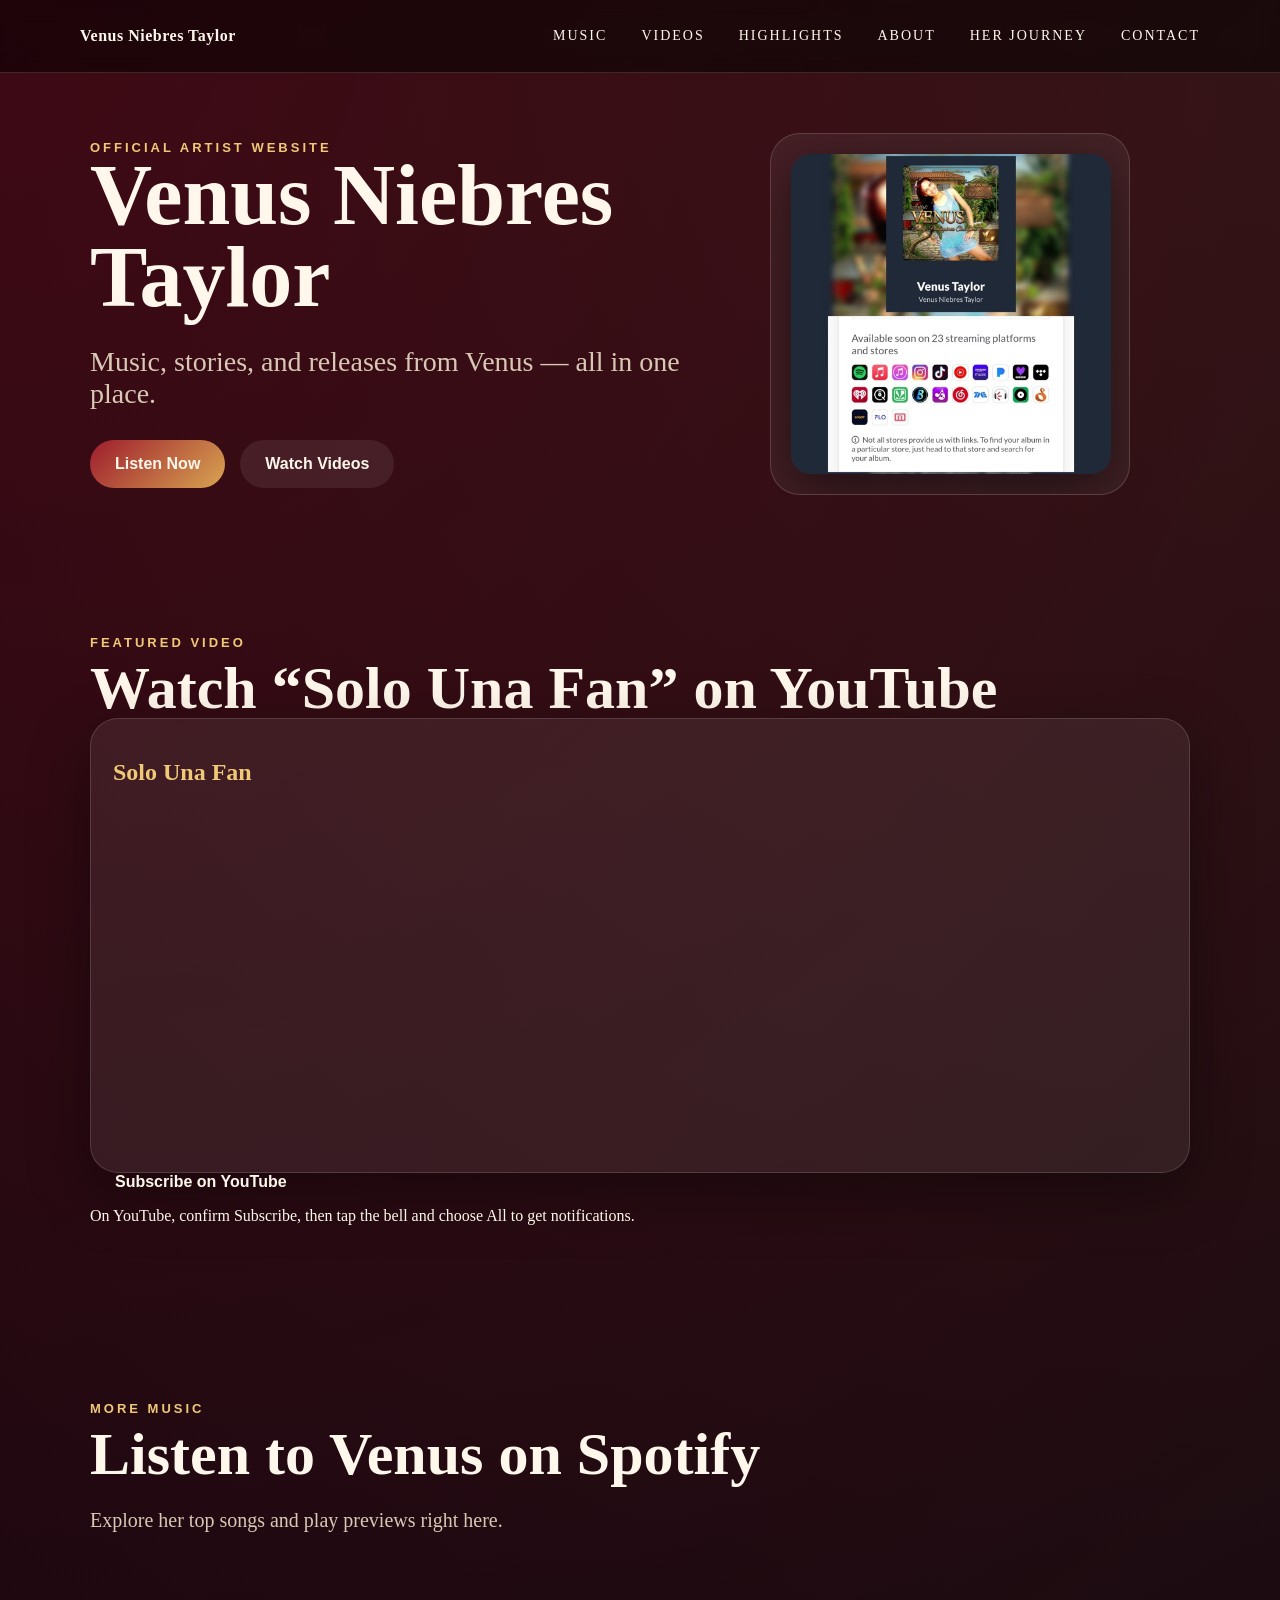
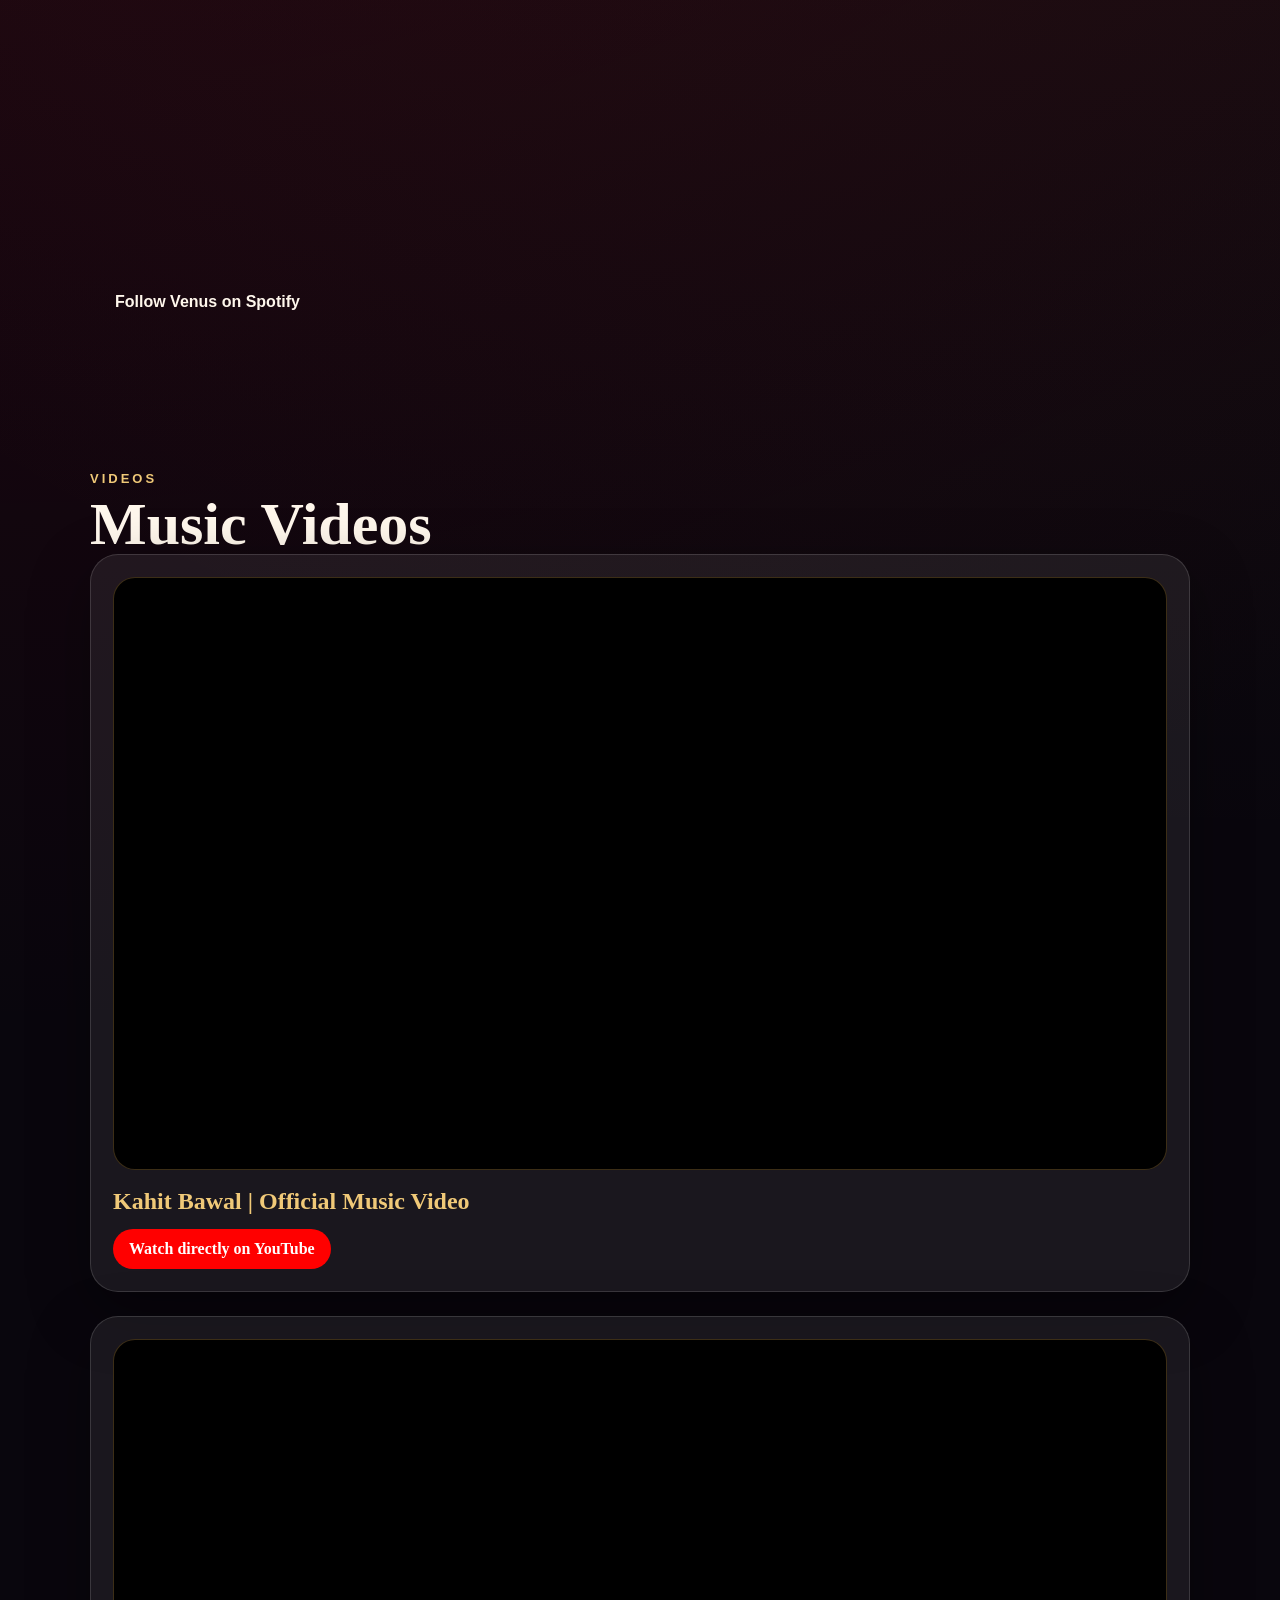
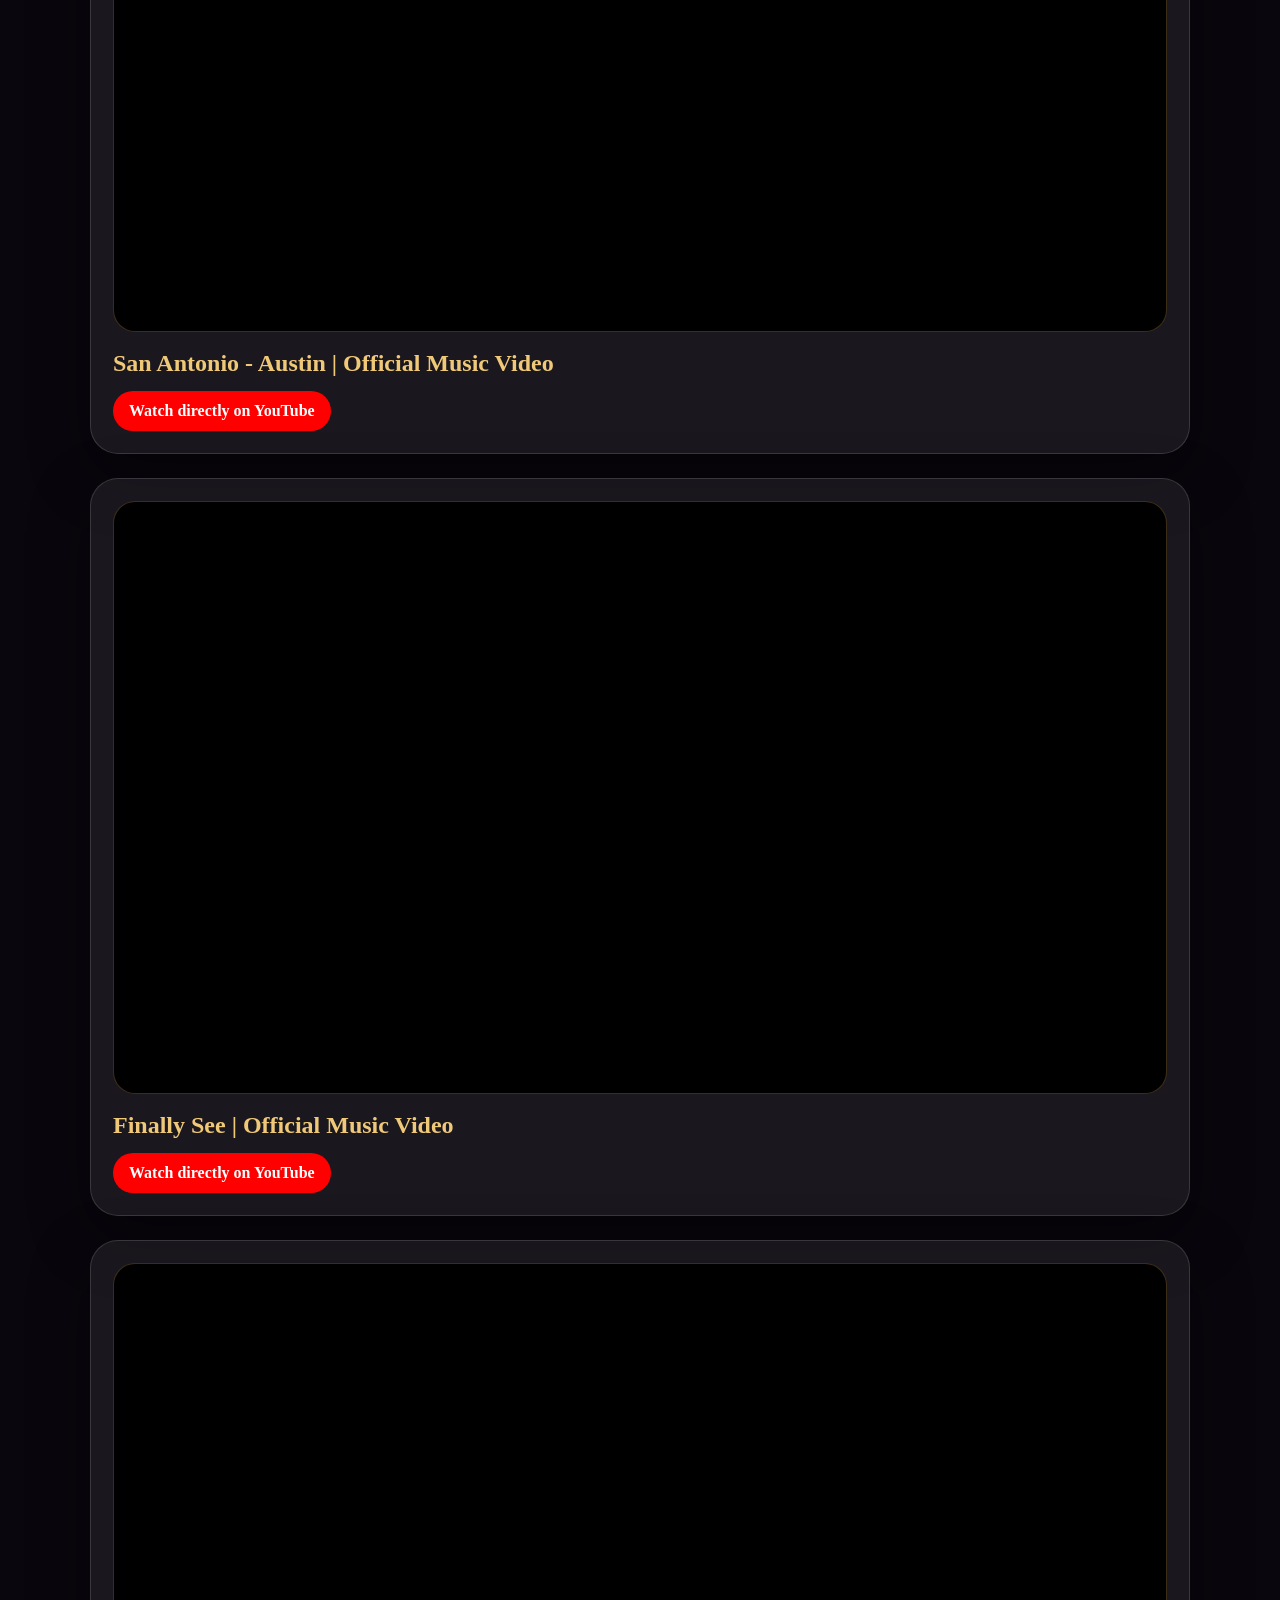
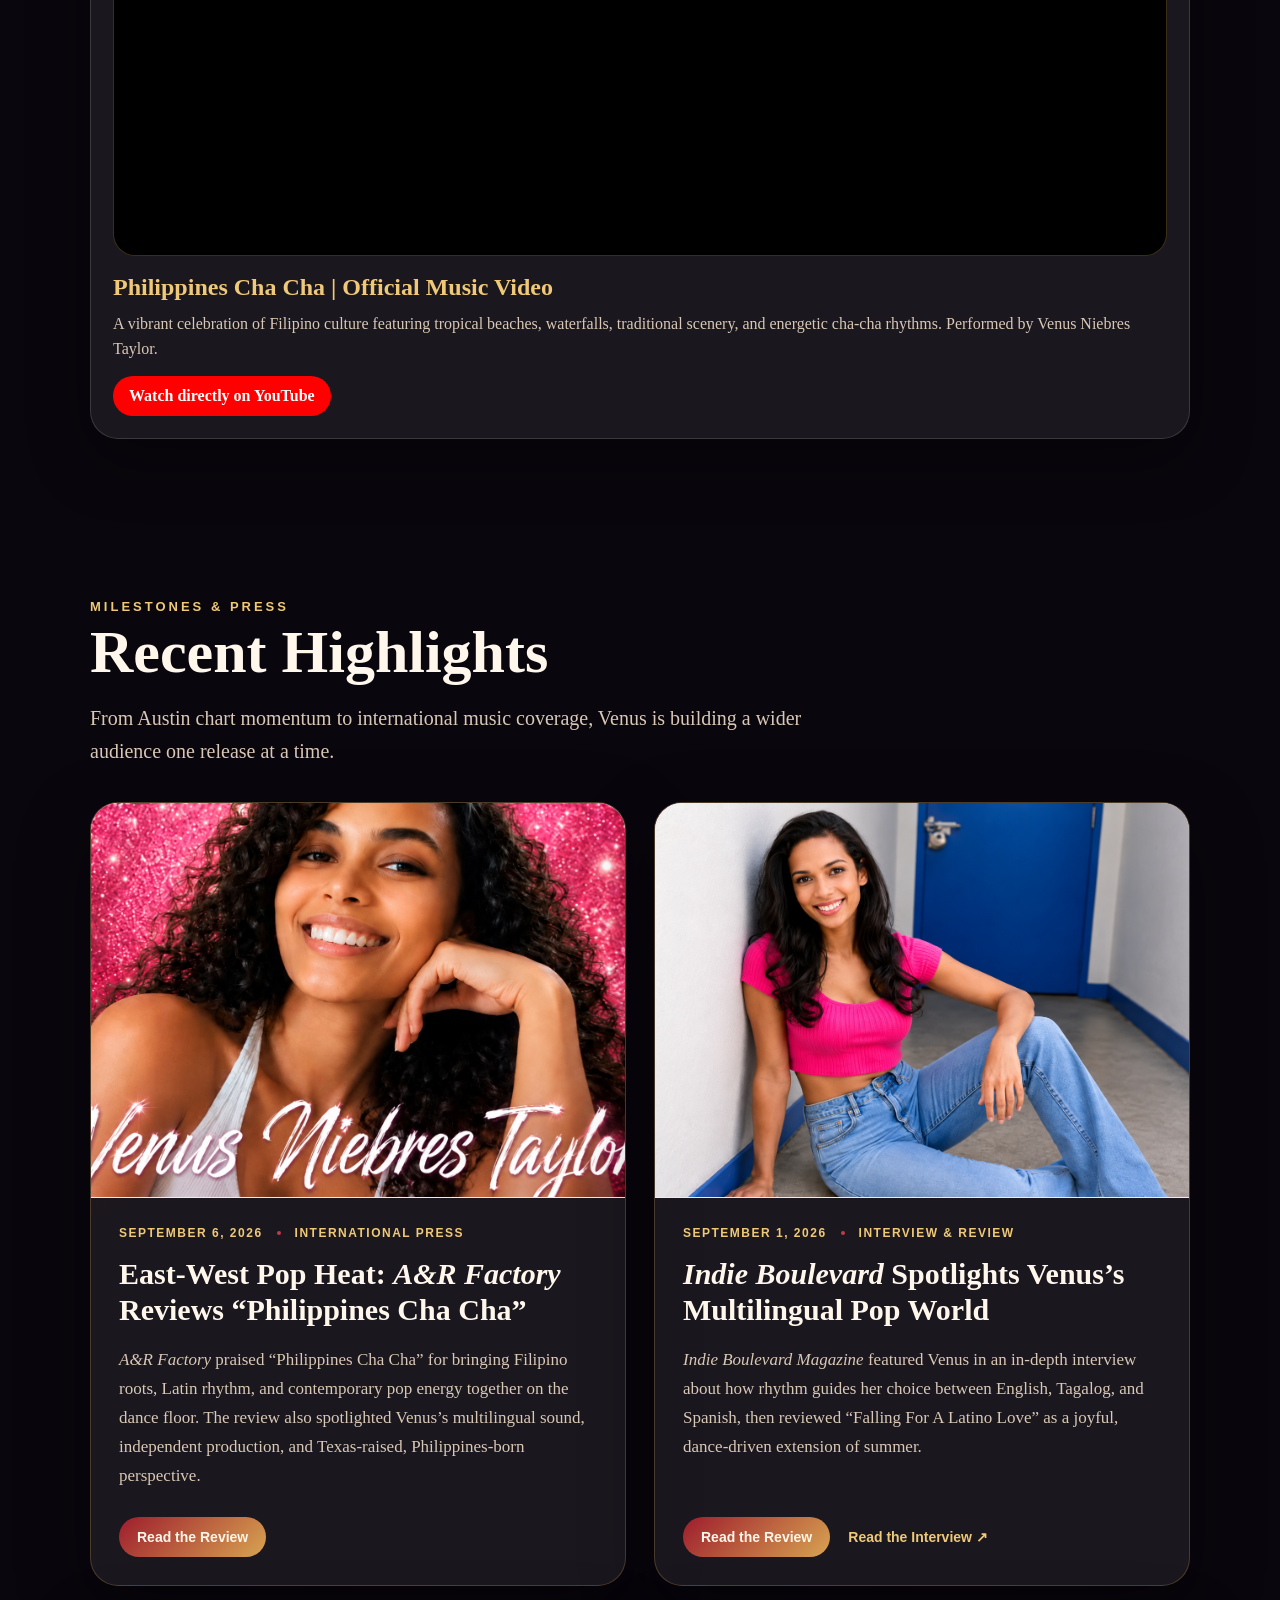
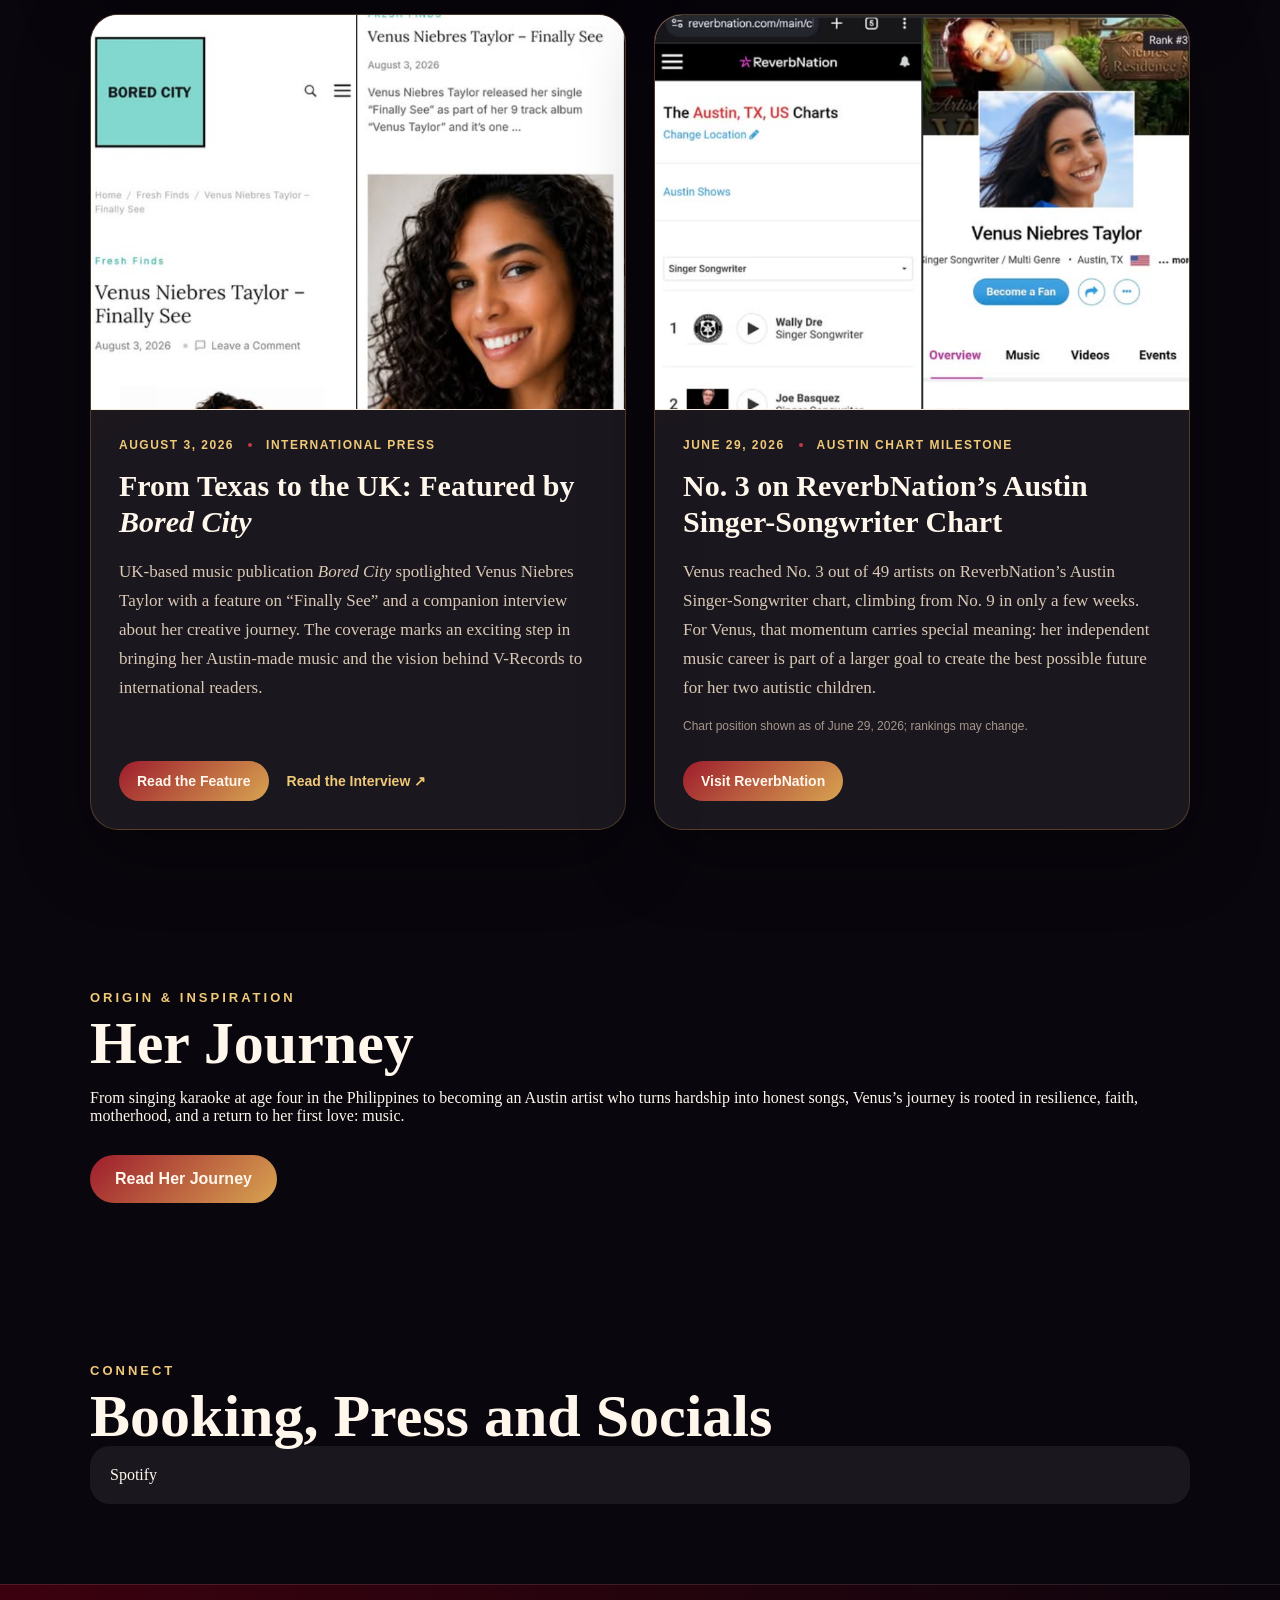
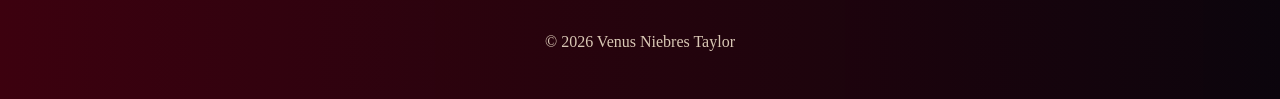
<file: public/index.html>
<!doctype html>
<html lang="en">
<head>
<meta charset="utf-8"/>
<meta name="viewport" content="width=device-width, initial-scale=1"/>
<meta name="referrer" content="strict-origin-when-cross-origin"/>

<!-- Meta Pixel Code -->
<script>
!function(f,b,e,v,n,t,s)
{if(f.fbq)return;n=f.fbq=function(){n.callMethod?
n.callMethod.apply(n,arguments):n.queue.push(arguments)};
if(!f._fbq)f._fbq=n;n.push=n;n.loaded=!0;n.version='2.0';
n.queue=[];t=b.createElement(e);t.async=!0;
t.src=v;s=b.getElementsByTagName(e)[0];
s.parentNode.insertBefore(t,s)}(window, document,'script',
'https://connect.facebook.net/en_US/fbevents.js');
fbq('init', '931495772953591');
fbq('track', 'PageView');
</script>
<noscript><img height="1" width="1" style="display:none"
src="https://www.facebook.com/tr?id=931495772953591&ev=PageView&noscript=1"
/></noscript>
<!-- End Meta Pixel Code -->

<title>Venus Niebres Taylor | Official Artist Site</title>

<meta name="description"
content="Official website for artist Venus Niebres Taylor.">

<link rel="stylesheet" href="styles.css"/>

<!-- Microsoft Clarity analytics -->
<script type="text/javascript">
    (function(c,l,a,r,i,t,y){
        c[a]=c[a]||function(){(c[a].q=c[a].q||[]).push(arguments)};
        t=l.createElement(r);t.async=1;t.src="https://www.clarity.ms/tag/"+i;
        y=l.getElementsByTagName(r)[0];y.parentNode.insertBefore(t,y);
    })(window, document, "clarity", "script", "ylger18y3r");
</script>

</head>

<body>

<header class="site-header">

<nav class="nav">

<a class="brand" href="#home">
Venus Niebres Taylor
</a>

<button class="nav-toggle" type="button" aria-label="Open navigation" aria-expanded="false">
<span aria-hidden="true">☰</span>
</button>

<div class="nav-links">

<a href="#music">
Music
</a>

<a href="#videos">
Videos
</a>

<a href="#highlights">
Highlights
</a>

<a href="about/">
About
</a>

<a href="journey/">
Her Journey
</a>

<a href="#contact">
Contact
</a>

</div>

</nav>

</header>



<main id="home">

<section class="hero">


<!-- LEFT SIDE -->

<div class="hero-copy">

<p class="eyebrow">
Official Artist Website
</p>

<h1>
Venus Niebres Taylor
</h1>

<p class="tagline">
Music, stories, and releases from Venus — all in one place.
</p>

<div class="hero-actions">

<a class="btn primary"
href="#music">
Listen Now
</a>

<a class="btn secondary"
href="#videos">
Watch Videos
</a>

</div>

</div>



<!-- RIGHT SIDE -->

<div class="hero-card">

<img
src="assets/venus-resized-full.jpg"
alt="Venus Niebres Taylor"
class="artist-photo">

</div>


</section>



<section id="music" class="section">

<div class="section-heading">

<p class="eyebrow">
Featured Video
</p>

<h2>
Watch “Solo Una Fan” on YouTube
</h2>

</div>

<div id="spotify-grid"></div>

<div class="follow-actions" aria-label="Follow Venus Niebres Taylor">
<a class="btn youtube-subscribe" href="https://www.youtube.com/@venusniebrestaylortv?sub_confirmation=1" target="_blank" rel="noopener noreferrer">Subscribe on YouTube</a>
<p>On YouTube, confirm Subscribe, then tap the bell and choose All to get notifications.</p>
</div>

</section>

<section id="spotify" class="section spotify-section" aria-labelledby="spotify-title">

<div class="section-heading">
<p class="eyebrow">More Music</p>
<h2 id="spotify-title">Listen to Venus on Spotify</h2>
<p class="section-intro">Explore her top songs and play previews right here.</p>
</div>

<div class="spotify-artist-card">
<iframe title="Venus Niebres Taylor top songs on Spotify" src="https://open.spotify.com/embed/artist/5fOmvEI1sSuV0SXDN4XdDH" width="100%" height="352" frameborder="0" allow="autoplay; clipboard-write; encrypted-media; fullscreen; picture-in-picture" loading="lazy"></iframe>
<a class="btn spotify-follow" href="https://open.spotify.com/artist/5fOmvEI1sSuV0SXDN4XdDH" target="_blank" rel="noopener noreferrer">Follow Venus on Spotify</a>
</div>

</section>



<section id="videos" class="section">

<div class="section-heading">

<p class="eyebrow">
Videos
</p>

<h2>
Music Videos
</h2>

</div>

<div id="video-grid"></div>

</section>



<section id="highlights" class="section highlights-section" aria-labelledby="highlights-title">

<div class="section-heading highlights-heading">

<p class="eyebrow">
Milestones &amp; Press
</p>

<h2 id="highlights-title">
Recent Highlights
</h2>

<p class="section-intro">
From Austin chart momentum to international music coverage, Venus is building a wider audience one release at a time.
</p>

</div>

<div class="highlight-grid">

<article class="highlight-card">

<div class="highlight-media">
<img
src="assets/highlight-anr-factory-v2.png"
alt="A&amp;R Factory article featuring Venus Niebres Taylor and Philippines Cha Cha"
loading="lazy">
</div>

<div class="highlight-content">

<p class="highlight-meta">
<time datetime="2026-09-06">September 6, 2026</time>
<span>International Press</span>
</p>

<h3>
East-West Pop Heat: <cite>A&amp;R Factory</cite> Reviews “Philippines Cha Cha”
</h3>

<p>
<cite>A&amp;R Factory</cite> praised “Philippines Cha Cha” for bringing Filipino roots, Latin rhythm, and contemporary pop energy together on the dance floor. The review also spotlighted Venus’s multilingual sound, independent production, and Texas-raised, Philippines-born perspective.
</p>

<div class="highlight-links">
<a class="btn primary" href="https://www.anrfactory.com/venus-niebres-taylor-brought-east-west-pop-heat-to-the-dancefloor-with-philippines-cha-cha/" target="_blank" rel="noopener noreferrer">
Read the Review
</a>
</div>

</div>

</article>

<article class="highlight-card">

<div class="highlight-media">
<img
src="assets/highlight-indie-boulevard.png"
alt="Indie Boulevard Magazine interview featuring Venus Niebres Taylor"
loading="lazy">
</div>

<div class="highlight-content">

<p class="highlight-meta">
<time datetime="2026-09-01">September 1, 2026</time>
<span>Interview &amp; Review</span>
</p>

<h3>
<cite>Indie Boulevard</cite> Spotlights Venus’s Multilingual Pop World
</h3>

<p>
<cite>Indie Boulevard Magazine</cite> featured Venus in an in-depth interview about how rhythm guides her choice between English, Tagalog, and Spanish, then reviewed “Falling For A Latino Love” as a joyful, dance-driven extension of summer.
</p>

<div class="highlight-links">
<a class="btn primary" href="https://indieboulevard.com/2026/09/01/september-can-wait-venus-niebres-taylor-keeps-summer-moving-on-new-single-falling-for-a-latino-love/" target="_blank" rel="noopener noreferrer">
Read the Review
</a>
<a class="text-link" href="https://indieboulevard.com/2026/08/31/the-beat-usually-makes-the-decision-for-me-how-venus-niebres-taylor-chooses-the-language-of-a-song/" target="_blank" rel="noopener noreferrer">
Read the Interview <span aria-hidden="true">↗</span>
</a>
</div>

</div>

</article>

<article class="highlight-card">

<div class="highlight-media">
<img
src="assets/highlight-bored-city.png"
alt="Bored City feature and interview pages about Venus Niebres Taylor"
loading="lazy">
</div>

<div class="highlight-content">

<p class="highlight-meta">
<time datetime="2026-08-03">August 3, 2026</time>
<span>International Press</span>
</p>

<h3>
From Texas to the UK: Featured by <cite>Bored City</cite>
</h3>

<p>
UK-based music publication <cite>Bored City</cite> spotlighted Venus Niebres Taylor with a feature on “Finally See” and a companion interview about her creative journey. The coverage marks an exciting step in bringing her Austin-made music and the vision behind V-Records to international readers.
</p>

<div class="highlight-links">
<a class="btn primary" href="https://boredcity.co/venus-niebres-taylor-finally-see/" target="_blank" rel="noopener noreferrer">
Read the Feature
</a>
<a class="text-link" href="https://boredcity.co/interview-with-venus-niebres-taylor/" target="_blank" rel="noopener noreferrer">
Read the Interview <span aria-hidden="true">↗</span>
</a>
</div>

</div>

</article>

<article class="highlight-card">

<div class="highlight-media">
<img
src="assets/highlight-reverbnation-top-3.png"
alt="ReverbNation Austin Singer-Songwriter chart showing Venus Niebres Taylor ranked number three"
loading="lazy">
</div>

<div class="highlight-content">

<p class="highlight-meta">
<time datetime="2026-06-29">June 29, 2026</time>
<span>Austin Chart Milestone</span>
</p>

<h3>
No. 3 on ReverbNation’s Austin Singer-Songwriter Chart
</h3>

<p>
Venus reached No. 3 out of 49 artists on ReverbNation’s Austin Singer-Songwriter chart, climbing from No. 9 in only a few weeks. For Venus, that momentum carries special meaning: her independent music career is part of a larger goal to create the best possible future for her two autistic children.
</p>

<p class="highlight-note">
Chart position shown as of June 29, 2026; rankings may change.
</p>

<div class="highlight-links">
<a class="btn primary" href="https://www.reverbnation.com/venusniebrestaylor" target="_blank" rel="noopener noreferrer">
Visit ReverbNation
</a>
</div>

</div>

</article>

</div>

</section>



<section id="journey" class="section">

<div class="section-heading">

<p class="eyebrow">
Origin &amp; Inspiration
</p>

<h2>
Her Journey
</h2>

</div>

<p>
From singing karaoke at age four in the Philippines to becoming an Austin artist who turns
hardship into honest songs, Venus’s journey is rooted in resilience, faith, motherhood, and a
return to her first love: music.
</p>

<div class="hero-actions">
<a class="btn primary" href="journey/">
Read Her Journey
</a>
</div>

</section>



<section id="contact"
class="section">

<div class="section-heading">

<p class="eyebrow">
Connect
</p>

<h2>
Booking, Press and Socials
</h2>

</div>

<div class="contact-grid">

<a href="https://linktr.ee/venusniebrestaylor"
target="_blank">
Spotify
</a>

</div>

</section>

</main>



<footer class="footer">

<p>
© <span id="year"></span>
Venus Niebres Taylor
</p>

</footer>

<script src="config-youtube-v2.js"></script>
<script src="main-youtube-v2.js"></script>
<script>
// Featured-video ad links can use ?autoplay=1, ?play=solo-una-fan,
// ?video=solo-una-fan, ?watch=solo-una-fan, or #solo-una-fan.
(function () {
  const params = new URLSearchParams(window.location.search);
  const truthy = (value) => /^(1|true|yes|solo[-_ ]?una[-_ ]?fan)$/i.test(value || '');
  const fromAdLink = ['autoplay', 'play', 'video', 'watch', 'solounafan', 'solo-una-fan']
    .some((key) => truthy(params.get(key))) ||
    /^#(?:solo[-_]?una[-_]?fan|watch-solo-una-fan)$/i.test(window.location.hash);
  if (!fromAdLink) return;

  const grid = document.getElementById('spotify-grid');
  if (!grid) return;

  // The featured iframe may be created after this script runs. Watch for it.
  const activatePlayer = () => {
    const player = grid.querySelector('iframe.featured-song-player, iframe[src*="W931aUJumCY"], iframe');
    if (!player) return false;
    const url = new URL(player.getAttribute('src'), window.location.href);
    if (!url.hostname.endsWith('youtube.com') && !url.hostname.endsWith('youtube-nocookie.com')) return false;
    url.searchParams.set('autoplay', '1');
    url.searchParams.set('playsinline', '1');
    player.setAttribute('loading', 'eager');
    if (player.src !== url.toString()) player.src = url.toString();
    grid.scrollIntoView({ behavior: 'instant', block: 'center' });
    return true;
  };
  if (activatePlayer()) return;
  const observer = new MutationObserver(() => {
    if (activatePlayer()) observer.disconnect();
  });
  observer.observe(grid, { childList: true, subtree: true });
  window.addEventListener('load', activatePlayer, { once: true });
})();
</script>

</body>
</html>
</file>
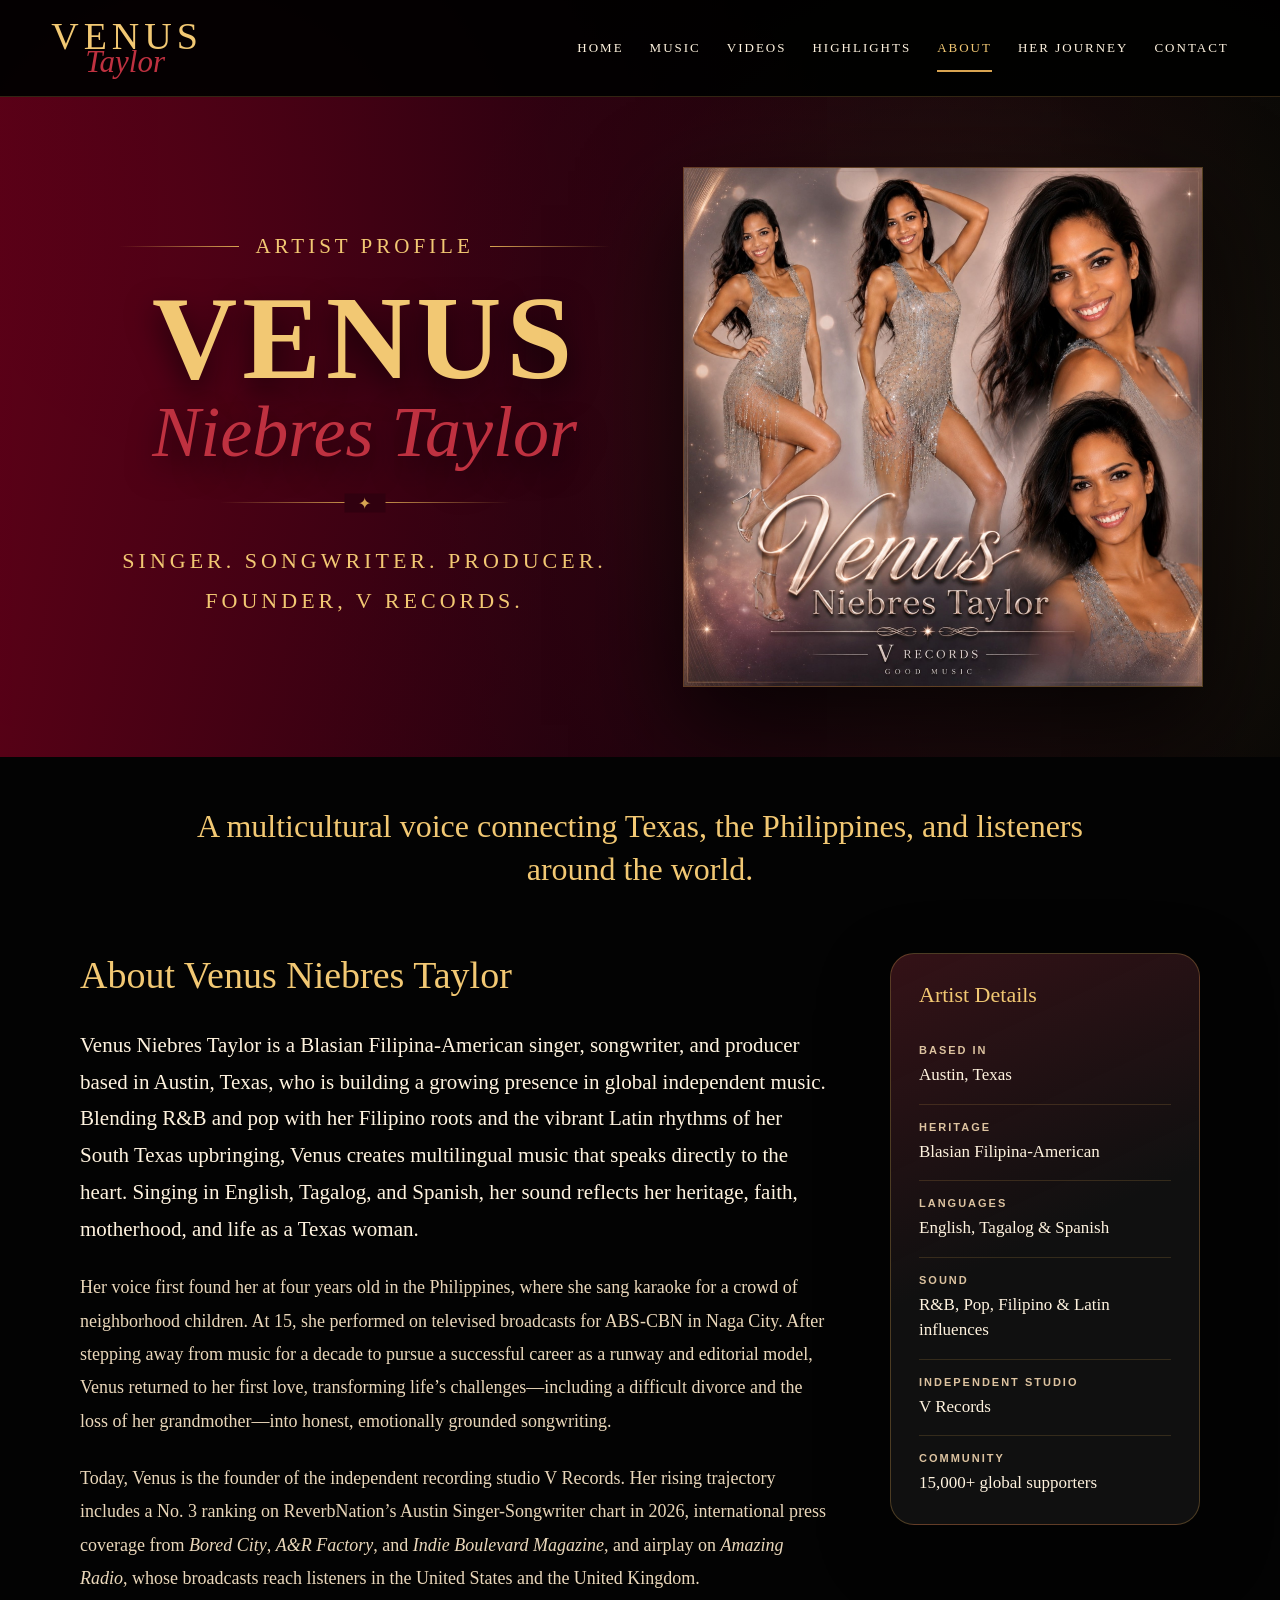
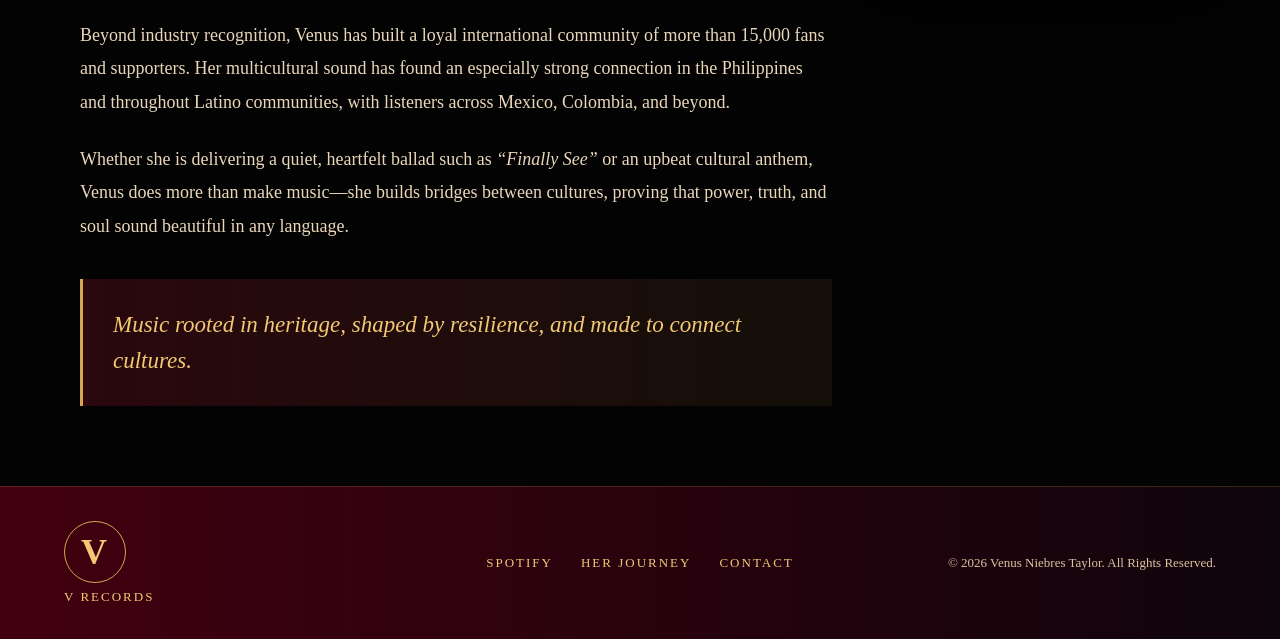
<file: public/about/index.html>
<!doctype html>
<html lang="en">
<head>
<meta charset="utf-8"/>
<meta name="viewport" content="width=device-width, initial-scale=1"/>
<title>About | Venus Niebres Taylor</title>
<meta name="description" content="Meet Venus Niebres Taylor, a Blasian Filipina-American singer, songwriter, producer, and founder of V Records based in Austin, Texas.">

<style>
:root{
  --black:#050505;
  --cream:#fff3df;
  --muted:#ddc3a0;
  --gold:#d8a451;
  --gold2:#f2c873;
  --red:#8f1426;
  --red2:#bf3140;
}

*{box-sizing:border-box}

html{scroll-behavior:smooth}

body{
  margin:0;
  color:var(--cream);
  font-family:Georgia,"Times New Roman",serif;
  background:
    radial-gradient(circle at 15% 10%, rgba(155,0,35,.45), transparent 30%),
    radial-gradient(circle at 80% 20%, rgba(216,164,81,.14), transparent 30%),
    #050505;
}

a{
  color:inherit;
  text-decoration:none;
}

.site-header{
  position:sticky;
  top:0;
  z-index:50;
  background:rgba(0,0,0,.9);
  border-bottom:1px solid rgba(216,164,81,.22);
}

.nav{
  width:min(1180px,92%);
  margin:auto;
  min-height:96px;
  display:flex;
  align-items:center;
  justify-content:space-between;
  gap:30px;
}

.logo{
  line-height:.8;
  display:flex;
  flex-direction:column;
}

.logo-main{
  font-size:38px;
  letter-spacing:5px;
  color:var(--gold2);
}

.logo-script{
  font-size:31px;
  color:var(--red2);
  font-style:italic;
  margin-left:34px;
  margin-top:-2px;
}

.nav-links{
  display:flex;
  gap:26px;
  text-transform:uppercase;
  letter-spacing:2px;
  font-size:13px;
}

.nav-links a{
  padding:16px 0;
  position:relative;
}

.nav-links a:hover,
.nav-links .active{
  color:var(--gold2);
}

.nav-links .active::after,
.nav-links a:hover::after{
  content:"";
  position:absolute;
  left:0;
  right:0;
  bottom:0;
  height:2px;
  background:var(--gold);
}

/* HERO */
.about-hero{
  min-height:640px;
  display:grid;
  grid-template-columns:1.05fr .95fr;
  align-items:center;
  gap:30px;
  padding:70px max(6vw,40px);
  background:
    linear-gradient(90deg, rgba(95,0,24,.88) 0%, rgba(50,0,18,.72) 43%, rgba(0,0,0,.22) 100%),
    radial-gradient(circle at 70% 45%, rgba(216,164,81,.16), transparent 36%);
  overflow:hidden;
}

.hero-copy{
  text-align:center;
  max-width:660px;
}

.kicker{
  display:flex;
  align-items:center;
  justify-content:center;
  gap:16px;
  margin:0 0 28px;
  color:var(--gold2);
  text-transform:uppercase;
  letter-spacing:4px;
  font-size:21px;
}

.kicker::before,
.kicker::after{
  content:"";
  width:120px;
  height:1px;
  background:linear-gradient(90deg,transparent,var(--gold));
}

.kicker::after{
  background:linear-gradient(90deg,var(--gold),transparent);
}

.hero-copy h1{
  margin:0;
  text-transform:uppercase;
  letter-spacing:5px;
  line-height:.88;
  color:var(--gold2);
  text-shadow:0 12px 30px rgba(0,0,0,.65);
}

.hero-copy h1 .big{
  display:block;
  font-size:118px;
}

.hero-copy h1 .script{
  display:block;
  text-transform:none;
  letter-spacing:0;
  font-size:72px;
  color:var(--red2);
  font-style:italic;
  font-weight:400;
  margin-top:10px;
}

.ornament{
  height:1px;
  width:290px;
  margin:38px auto;
  background:linear-gradient(90deg,transparent,var(--gold),transparent);
  position:relative;
}

.ornament::after{
  content:"✦";
  position:absolute;
  left:50%;
  top:50%;
  transform:translate(-50%,-50%);
  color:var(--gold);
  background:#30000f;
  padding:0 14px;
}

.role{
  margin:0;
  color:var(--gold2);
  text-transform:uppercase;
  letter-spacing:4px;
  line-height:1.8;
  font-size:22px;
}

.hero-art{
  display:flex;
  justify-content:center;
  align-items:center;
}

.hero-art img{
  width:min(520px,90vw);
  height:auto;
  display:block;
  border:1px solid rgba(216,164,81,.35);
  box-shadow:0 38px 95px rgba(0,0,0,.78);
}

/* BIO */
.intro{
  background:#030303;
  padding:48px 20px 20px;
  text-align:center;
}

.intro h2{
  margin:0 auto;
  color:var(--gold2);
  font-size:32px;
  line-height:1.35;
  font-weight:400;
  max-width:900px;
}

.bio{
  background:#030303;
  padding:30px 20px 70px;
}

.bio-inner{
  width:min(980px,92%);
  margin:auto;
}

.bio-row{
  display:grid;
  grid-template-columns:90px 1fr;
  gap:28px;
  align-items:start;
  padding:30px 0;
}

.bio-icon{
  color:var(--gold);
  font-size:40px;
  text-align:center;
  border-right:1px solid rgba(216,164,81,.6);
  min-height:100%;
  padding-top:8px;
}

.bio-row p{
  margin:0;
  color:#ead7ba;
  font-size:18px;
  line-height:1.85;
  text-shadow:0 1px 12px rgba(0,0,0,.45);
}

.bio-row em{
  color:#fff2d5;
}

/* ARTIST PROFILE */
.profile{
  background:#030303;
  padding:42px 20px 80px;
}

.profile-inner{
  width:min(1120px,92%);
  margin:auto;
  display:grid;
  grid-template-columns:minmax(0,1fr) 310px;
  gap:58px;
  align-items:start;
}

.profile-main h2{
  margin:0 0 28px;
  color:var(--gold2);
  font-size:38px;
  font-weight:400;
  line-height:1.2;
}

.profile-copy p{
  margin:0 0 24px;
  color:#ead7ba;
  font-size:18px;
  line-height:1.85;
}

.profile-copy p:first-child{
  color:var(--cream);
  font-size:21px;
  line-height:1.75;
}

.profile-callout{
  margin:36px 0 0;
  padding:28px 30px;
  border-left:3px solid var(--gold);
  background:linear-gradient(90deg,rgba(143,20,38,.28),rgba(216,164,81,.08));
  color:var(--gold2);
  font-size:23px;
  font-style:italic;
  line-height:1.55;
}

.profile-aside{
  position:sticky;
  top:128px;
  padding:28px;
  border:1px solid rgba(216,164,81,.3);
  border-radius:24px;
  background:
    linear-gradient(155deg,rgba(143,20,38,.28),transparent 50%),
    rgba(255,255,255,.055);
  box-shadow:0 24px 70px rgba(0,0,0,.35);
}

.profile-aside h2{
  margin:0 0 20px;
  color:var(--gold2);
  font-size:22px;
  font-weight:400;
}

.profile-fact{
  padding:16px 0;
  border-bottom:1px solid rgba(216,164,81,.18);
}

.profile-fact:last-child{
  padding-bottom:0;
  border-bottom:0;
}

.profile-fact span,
.profile-fact strong{
  display:block;
}

.profile-fact span{
  margin-bottom:6px;
  color:var(--muted);
  font-family:Arial,sans-serif;
  font-size:11px;
  font-weight:700;
  letter-spacing:2px;
  text-transform:uppercase;
}

.profile-fact strong{
  color:var(--cream);
  font-size:17px;
  font-weight:400;
  line-height:1.5;
}

/* FOOTER */
.footer{
  background:linear-gradient(90deg,rgba(70,0,16,.95),rgba(15,5,12,.98));
  border-top:1px solid rgba(216,164,81,.2);
  padding:34px max(5vw,28px);
  display:grid;
  grid-template-columns:1fr auto 1fr;
  gap:24px;
  align-items:center;
  color:var(--muted);
}

.footer-brand{
  display:flex;
  flex-direction:column;
  align-items:flex-start;
  color:var(--gold2);
  text-transform:uppercase;
  letter-spacing:2px;
  font-size:13px;
}

.footer-v{
  width:62px;
  height:62px;
  border:1px solid var(--gold);
  border-radius:50%;
  display:grid;
  place-items:center;
  font-size:36px;
  font-weight:bold;
  margin-bottom:6px;
}

.footer-links{
  display:flex;
  gap:28px;
  color:var(--gold2);
  text-transform:uppercase;
  letter-spacing:2px;
  font-size:13px;
}

.footer p{
  justify-self:end;
  margin:0;
  font-size:13px;
}

/* MOBILE */
@media(max-width:900px){
  .nav{
    min-height:auto;
    padding:18px 0;
    flex-direction:column;
  }

  .nav-links{
    gap:18px;
    flex-wrap:wrap;
    justify-content:center;
    font-size:12px;
  }

  .about-hero{
    grid-template-columns:1fr;
    min-height:auto;
    padding:46px 22px;
  }

  .hero-copy h1 .big{
    font-size:68px;
  }

  .hero-copy h1 .script{
    font-size:46px;
  }

  .role{
    font-size:16px;
  }

  .kicker::before,
  .kicker::after{
    width:60px;
  }

  .intro h2{
    font-size:26px;
  }

  .bio-row{
    grid-template-columns:1fr;
    gap:12px;
  }

  .bio-icon{
    border-right:none;
    border-bottom:1px solid rgba(216,164,81,.6);
    padding-bottom:16px;
  }

  .profile-inner{
    grid-template-columns:1fr;
    gap:36px;
  }

  .profile-aside{
    position:static;
  }

  .footer{
    grid-template-columns:1fr;
    text-align:center;
  }

  .footer-brand{
    align-items:center;
  }

  .footer p{
    justify-self:center;
  }
}
</style>
<!-- Microsoft Clarity analytics -->
<script type="text/javascript">
    (function(c,l,a,r,i,t,y){
        c[a]=c[a]||function(){(c[a].q=c[a].q||[]).push(arguments)};
        t=l.createElement(r);t.async=1;t.src="https://www.clarity.ms/tag/"+i;
        y=l.getElementsByTagName(r)[0];y.parentNode.insertBefore(t,y);
    })(window, document, "clarity", "script", "ylger18y3r");
</script>
</head>

<body>

<header class="site-header">
<nav class="nav">
<a class="logo" href="/">
<span class="logo-main">VENUS</span>
<span class="logo-script">Taylor</span>
</a>

<div class="nav-links">
<a href="/">Home</a>
<a href="/#music">Music</a>
<a href="/#videos">Videos</a>
<a href="/#highlights">Highlights</a>
<a class="active" href="./">About</a>
<a href="../journey/">Her Journey</a>
<a href="/#contact">Contact</a>
</div>
</nav>
</header>

<main>

<section class="about-hero">
<div class="hero-copy">
<p class="kicker">Artist Profile</p>

<h1>
<span class="big">Venus</span>
<span class="script">Niebres Taylor</span>
</h1>

<div class="ornament"></div>

<p class="role">
Singer. Songwriter. Producer.<br>
Founder, V Records.
</p>
</div>

<div class="hero-art">
<img src="../assets/venus-about-profile.jpg" alt="Portrait collage of Venus Niebres Taylor with V Records branding">
</div>
</section>

<section class="intro">
<h2>A multicultural voice connecting Texas, the Philippines, and listeners around the world.</h2>
</section>

<section class="profile">
<div class="profile-inner">

<article class="profile-main">
<h2>About Venus Niebres Taylor</h2>

<div class="profile-copy">
<p>
Venus Niebres Taylor is a Blasian Filipina-American singer, songwriter, and producer based in Austin, Texas, who is building a growing presence in global independent music. Blending R&amp;B and pop with her Filipino roots and the vibrant Latin rhythms of her South Texas upbringing, Venus creates multilingual music that speaks directly to the heart. Singing in English, Tagalog, and Spanish, her sound reflects her heritage, faith, motherhood, and life as a Texas woman.
</p>

<p>
Her voice first found her at four years old in the Philippines, where she sang karaoke for a crowd of neighborhood children. At 15, she performed on televised broadcasts for ABS-CBN in Naga City. After stepping away from music for a decade to pursue a successful career as a runway and editorial model, Venus returned to her first love, transforming life’s challenges—including a difficult divorce and the loss of her grandmother—into honest, emotionally grounded songwriting.
</p>

<p>
Today, Venus is the founder of the independent recording studio V Records. Her rising trajectory includes a No. 3 ranking on ReverbNation’s Austin Singer-Songwriter chart in 2026, international press coverage from <cite>Bored City</cite>, <cite>A&amp;R Factory</cite>, and <cite>Indie Boulevard Magazine</cite>, and airplay on <cite>Amazing Radio</cite>, whose broadcasts reach listeners in the United States and the United Kingdom.
</p>

<p>
Beyond industry recognition, Venus has built a loyal international community of more than 15,000 fans and supporters. Her multicultural sound has found an especially strong connection in the Philippines and throughout Latino communities, with listeners across Mexico, Colombia, and beyond.
</p>

<p>
Whether she is delivering a quiet, heartfelt ballad such as <cite>“Finally See”</cite> or an upbeat cultural anthem, Venus does more than make music—she builds bridges between cultures, proving that power, truth, and soul sound beautiful in any language.
</p>
</div>

<blockquote class="profile-callout">
Music rooted in heritage, shaped by resilience, and made to connect cultures.
</blockquote>
</article>

<aside class="profile-aside" aria-label="Artist details">
<h2>Artist Details</h2>

<div class="profile-fact">
<span>Based In</span>
<strong>Austin, Texas</strong>
</div>

<div class="profile-fact">
<span>Heritage</span>
<strong>Blasian Filipina-American</strong>
</div>

<div class="profile-fact">
<span>Languages</span>
<strong>English, Tagalog &amp; Spanish</strong>
</div>

<div class="profile-fact">
<span>Sound</span>
<strong>R&amp;B, Pop, Filipino &amp; Latin influences</strong>
</div>

<div class="profile-fact">
<span>Independent Studio</span>
<strong>V Records</strong>
</div>

<div class="profile-fact">
<span>Community</span>
<strong>15,000+ global supporters</strong>
</div>
</aside>

</div>
</section>

</main>

<footer class="footer">
<div class="footer-brand">
<span class="footer-v">V</span>
<span>V Records</span>
</div>

<div class="footer-links">
<a href="https://open.spotify.com/artist/5fOmvEI1sSuV0SXDN4XdDH" target="_blank">Spotify</a>
<a href="../journey/">Her Journey</a>
<a href="../index.html#contact">Contact</a>
</div>

<p>© 2026 Venus Niebres Taylor. All Rights Reserved.</p>
</footer>

</body>
</html>
</file>
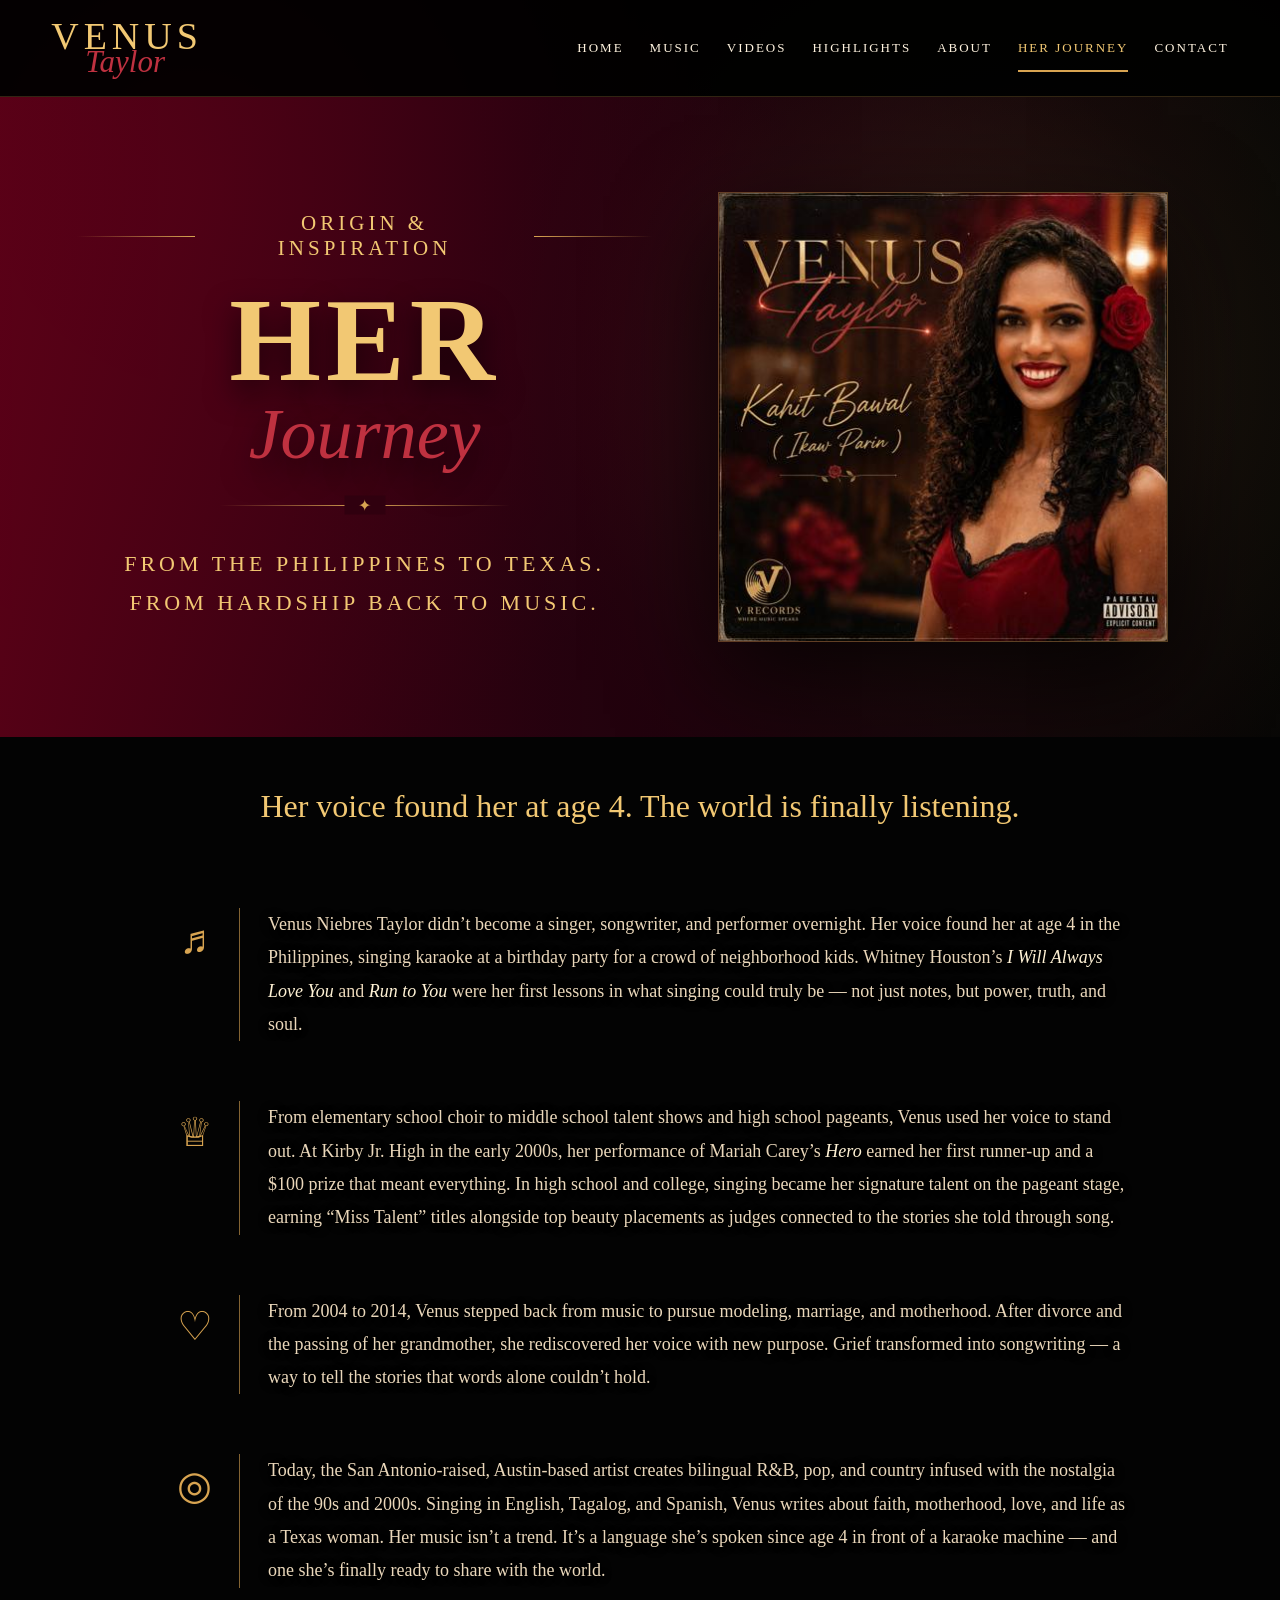
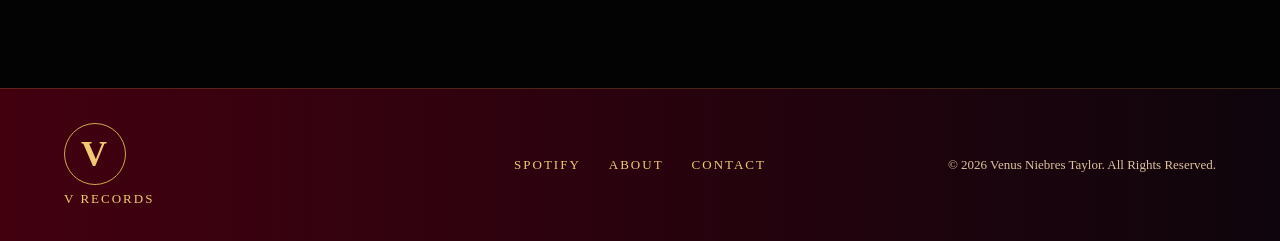
<file: public/journey/index.html>
<!doctype html>
<html lang="en">
<head>
<meta charset="utf-8"/>
<meta name="viewport" content="width=device-width, initial-scale=1"/>
<title>Her Journey | Venus Niebres Taylor</title>
<meta name="description" content="Follow Venus Niebres Taylor’s journey from singing as a child in the Philippines to finding her voice again as an independent artist in Austin, Texas.">

<style>
:root{
  --black:#050505;
  --cream:#fff3df;
  --muted:#ddc3a0;
  --gold:#d8a451;
  --gold2:#f2c873;
  --red:#8f1426;
  --red2:#bf3140;
}

*{box-sizing:border-box}

html{scroll-behavior:smooth}

body{
  margin:0;
  color:var(--cream);
  font-family:Georgia,"Times New Roman",serif;
  background:
    radial-gradient(circle at 15% 10%, rgba(155,0,35,.45), transparent 30%),
    radial-gradient(circle at 80% 20%, rgba(216,164,81,.14), transparent 30%),
    #050505;
}

a{
  color:inherit;
  text-decoration:none;
}

.site-header{
  position:sticky;
  top:0;
  z-index:50;
  background:rgba(0,0,0,.9);
  border-bottom:1px solid rgba(216,164,81,.22);
}

.nav{
  width:min(1180px,92%);
  margin:auto;
  min-height:96px;
  display:flex;
  align-items:center;
  justify-content:space-between;
  gap:30px;
}

.logo{
  line-height:.8;
  display:flex;
  flex-direction:column;
}

.logo-main{
  font-size:38px;
  letter-spacing:5px;
  color:var(--gold2);
}

.logo-script{
  font-size:31px;
  color:var(--red2);
  font-style:italic;
  margin-left:34px;
  margin-top:-2px;
}

.nav-links{
  display:flex;
  gap:26px;
  text-transform:uppercase;
  letter-spacing:2px;
  font-size:13px;
}

.nav-links a{
  padding:16px 0;
  position:relative;
}

.nav-links a:hover,
.nav-links .active{
  color:var(--gold2);
}

.nav-links .active::after,
.nav-links a:hover::after{
  content:"";
  position:absolute;
  left:0;
  right:0;
  bottom:0;
  height:2px;
  background:var(--gold);
}

/* HERO */
.about-hero{
  min-height:640px;
  display:grid;
  grid-template-columns:1.05fr .95fr;
  align-items:center;
  gap:30px;
  padding:70px max(6vw,40px);
  background:
    linear-gradient(90deg, rgba(95,0,24,.88) 0%, rgba(50,0,18,.72) 43%, rgba(0,0,0,.22) 100%),
    radial-gradient(circle at 70% 45%, rgba(216,164,81,.16), transparent 36%);
  overflow:hidden;
}

.hero-copy{
  text-align:center;
  max-width:660px;
}

.kicker{
  display:flex;
  align-items:center;
  justify-content:center;
  gap:16px;
  margin:0 0 28px;
  color:var(--gold2);
  text-transform:uppercase;
  letter-spacing:4px;
  font-size:21px;
}

.kicker::before,
.kicker::after{
  content:"";
  width:120px;
  height:1px;
  background:linear-gradient(90deg,transparent,var(--gold));
}

.kicker::after{
  background:linear-gradient(90deg,var(--gold),transparent);
}

.hero-copy h1{
  margin:0;
  text-transform:uppercase;
  letter-spacing:5px;
  line-height:.88;
  color:var(--gold2);
  text-shadow:0 12px 30px rgba(0,0,0,.65);
}

.hero-copy h1 .big{
  display:block;
  font-size:118px;
}

.hero-copy h1 .script{
  display:block;
  text-transform:none;
  letter-spacing:0;
  font-size:72px;
  color:var(--red2);
  font-style:italic;
  font-weight:400;
  margin-top:10px;
}

.ornament{
  height:1px;
  width:290px;
  margin:38px auto;
  background:linear-gradient(90deg,transparent,var(--gold),transparent);
  position:relative;
}

.ornament::after{
  content:"✦";
  position:absolute;
  left:50%;
  top:50%;
  transform:translate(-50%,-50%);
  color:var(--gold);
  background:#30000f;
  padding:0 14px;
}

.role{
  margin:0;
  color:var(--gold2);
  text-transform:uppercase;
  letter-spacing:4px;
  line-height:1.8;
  font-size:22px;
}

.hero-art{
  display:flex;
  justify-content:center;
  align-items:center;
}

.hero-art img{
  width:min(450px,90vw);
  height:auto;
  display:block;
  border:1px solid rgba(216,164,81,.35);
  box-shadow:0 38px 95px rgba(0,0,0,.78);
}

/* BIO */
.intro{
  background:#030303;
  padding:48px 20px 20px;
  text-align:center;
}

.intro h2{
  margin:0 auto;
  color:var(--gold2);
  font-size:32px;
  line-height:1.35;
  font-weight:400;
  max-width:900px;
}

.bio{
  background:#030303;
  padding:30px 20px 70px;
}

.bio-inner{
  width:min(980px,92%);
  margin:auto;
}

.bio-row{
  display:grid;
  grid-template-columns:90px 1fr;
  gap:28px;
  align-items:start;
  padding:30px 0;
}

.bio-icon{
  color:var(--gold);
  font-size:40px;
  text-align:center;
  border-right:1px solid rgba(216,164,81,.6);
  min-height:100%;
  padding-top:8px;
}

.bio-row p{
  margin:0;
  color:#ead7ba;
  font-size:18px;
  line-height:1.85;
  text-shadow:0 1px 12px rgba(0,0,0,.45);
}

.bio-row em{
  color:#fff2d5;
}

/* FOOTER */
.footer{
  background:linear-gradient(90deg,rgba(70,0,16,.95),rgba(15,5,12,.98));
  border-top:1px solid rgba(216,164,81,.2);
  padding:34px max(5vw,28px);
  display:grid;
  grid-template-columns:1fr auto 1fr;
  gap:24px;
  align-items:center;
  color:var(--muted);
}

.footer-brand{
  display:flex;
  flex-direction:column;
  align-items:flex-start;
  color:var(--gold2);
  text-transform:uppercase;
  letter-spacing:2px;
  font-size:13px;
}

.footer-v{
  width:62px;
  height:62px;
  border:1px solid var(--gold);
  border-radius:50%;
  display:grid;
  place-items:center;
  font-size:36px;
  font-weight:bold;
  margin-bottom:6px;
}

.footer-links{
  display:flex;
  gap:28px;
  color:var(--gold2);
  text-transform:uppercase;
  letter-spacing:2px;
  font-size:13px;
}

.footer p{
  justify-self:end;
  margin:0;
  font-size:13px;
}

/* MOBILE */
@media(max-width:900px){
  .nav{
    min-height:auto;
    padding:18px 0;
    flex-direction:column;
  }

  .nav-links{
    gap:18px;
    flex-wrap:wrap;
    justify-content:center;
    font-size:12px;
  }

  .about-hero{
    grid-template-columns:1fr;
    min-height:auto;
    padding:46px 22px;
  }

  .hero-copy h1 .big{
    font-size:68px;
  }

  .hero-copy h1 .script{
    font-size:46px;
  }

  .role{
    font-size:16px;
  }

  .kicker::before,
  .kicker::after{
    width:60px;
  }

  .intro h2{
    font-size:26px;
  }

  .bio-row{
    grid-template-columns:1fr;
    gap:12px;
  }

  .bio-icon{
    border-right:none;
    border-bottom:1px solid rgba(216,164,81,.6);
    padding-bottom:16px;
  }

  .footer{
    grid-template-columns:1fr;
    text-align:center;
  }

  .footer-brand{
    align-items:center;
  }

  .footer p{
    justify-self:center;
  }
}
</style>
<!-- Microsoft Clarity analytics -->
<script type="text/javascript">
    (function(c,l,a,r,i,t,y){
        c[a]=c[a]||function(){(c[a].q=c[a].q||[]).push(arguments)};
        t=l.createElement(r);t.async=1;t.src="https://www.clarity.ms/tag/"+i;
        y=l.getElementsByTagName(r)[0];y.parentNode.insertBefore(t,y);
    })(window, document, "clarity", "script", "ylger18y3r");
</script>
</head>

<body>

<header class="site-header">
<nav class="nav">
<a class="logo" href="/">
<span class="logo-main">VENUS</span>
<span class="logo-script">Taylor</span>
</a>

<div class="nav-links">
<a href="/">Home</a>
<a href="/#music">Music</a>
<a href="/#videos">Videos</a>
<a href="/#highlights">Highlights</a>
<a href="../about/">About</a>
<a class="active" href="./">Her Journey</a>
<a href="/#contact">Contact</a>
</div>
</nav>
</header>

<main>

<section class="about-hero">
<div class="hero-copy">
<p class="kicker">Origin &amp; Inspiration</p>

<h1>
<span class="big">Her</span>
<span class="script">Journey</span>
</h1>

<div class="ornament"></div>

<p class="role">
From the Philippines to Texas.<br>
From hardship back to music.
</p>
</div>

<div class="hero-art">
<img src="../assets/kahit-bawal-cover.jpg" alt="Venus Taylor Kahit Bawal album cover">
</div>
</section>

<section class="intro">
<h2>Her voice found her at age 4. The world is finally listening.</h2>
</section>

<section class="bio">
<div class="bio-inner">

<article class="bio-row">
<div class="bio-icon">♬</div>
<p>
Venus Niebres Taylor didn’t become a singer, songwriter, and performer overnight.
Her voice found her at age 4 in the Philippines, singing karaoke at a birthday party
for a crowd of neighborhood kids. Whitney Houston’s <em>I Will Always Love You</em>
and <em>Run to You</em> were her first lessons in what singing could truly be —
not just notes, but power, truth, and soul.
</p>
</article>

<article class="bio-row">
<div class="bio-icon">♕</div>
<p>
From elementary school choir to middle school talent shows and high school pageants,
Venus used her voice to stand out. At Kirby Jr. High in the early 2000s, her
performance of Mariah Carey’s <em>Hero</em> earned her first runner-up and a $100 prize
that meant everything. In high school and college, singing became her signature talent
on the pageant stage, earning “Miss Talent” titles alongside top beauty placements
as judges connected to the stories she told through song.
</p>
</article>

<article class="bio-row">
<div class="bio-icon">♡</div>
<p>
From 2004 to 2014, Venus stepped back from music to pursue modeling, marriage,
and motherhood. After divorce and the passing of her grandmother, she rediscovered
her voice with new purpose. Grief transformed into songwriting — a way to tell the
stories that words alone couldn’t hold.
</p>
</article>

<article class="bio-row">
<div class="bio-icon">◎</div>
<p>
Today, the San Antonio-raised, Austin-based artist creates bilingual R&amp;B, pop,
and country infused with the nostalgia of the 90s and 2000s. Singing in English,
Tagalog, and Spanish, Venus writes about faith, motherhood, love, and life as a
Texas woman. Her music isn’t a trend. It’s a language she’s spoken since age 4 in
front of a karaoke machine — and one she’s finally ready to share with the world.
</p>
</article>

</div>
</section>

</main>

<footer class="footer">
<div class="footer-brand">
<span class="footer-v">V</span>
<span>V Records</span>
</div>

<div class="footer-links">
<a href="https://open.spotify.com/artist/5fOmvEI1sSuV0SXDN4XdDH" target="_blank">Spotify</a>
<a href="../about/">About</a>
<a href="../index.html#contact">Contact</a>
</div>

<p>© 2026 Venus Niebres Taylor. All Rights Reserved.</p>
</footer>

</body>
</html>
</file>
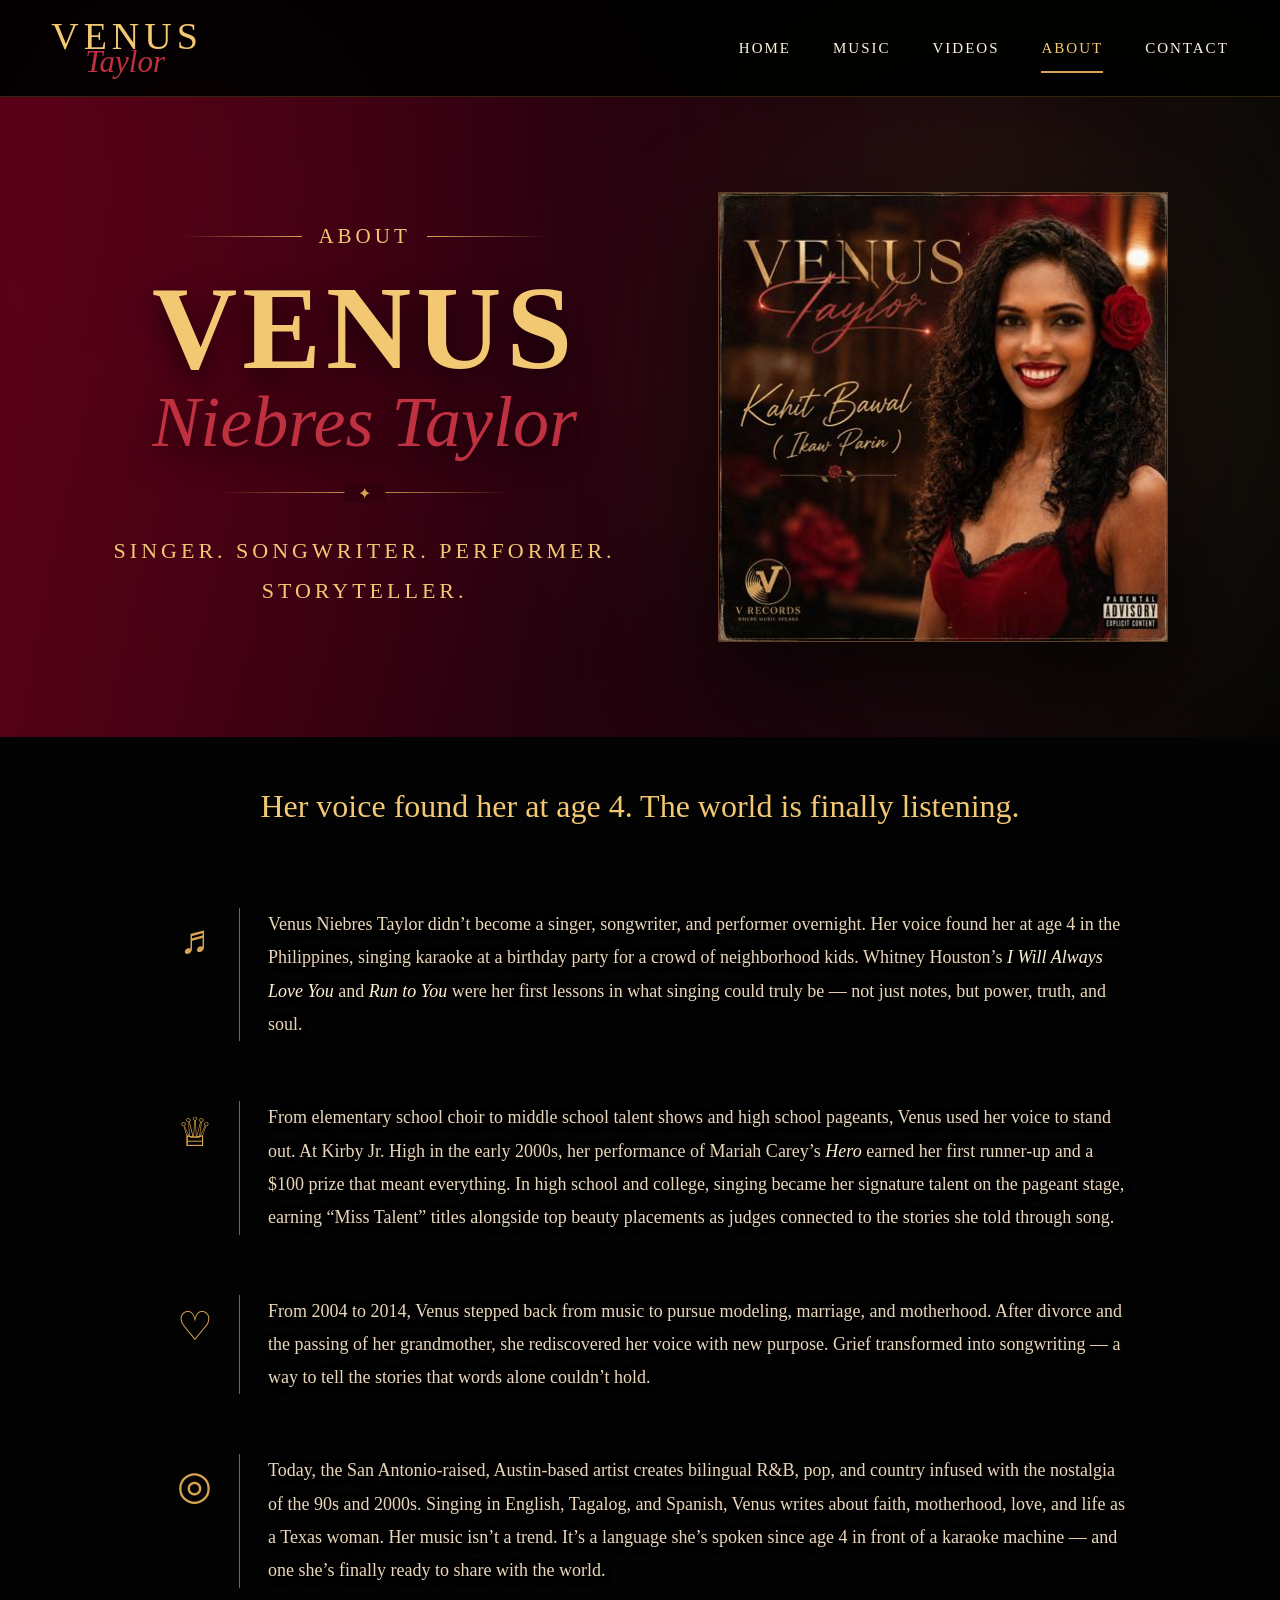
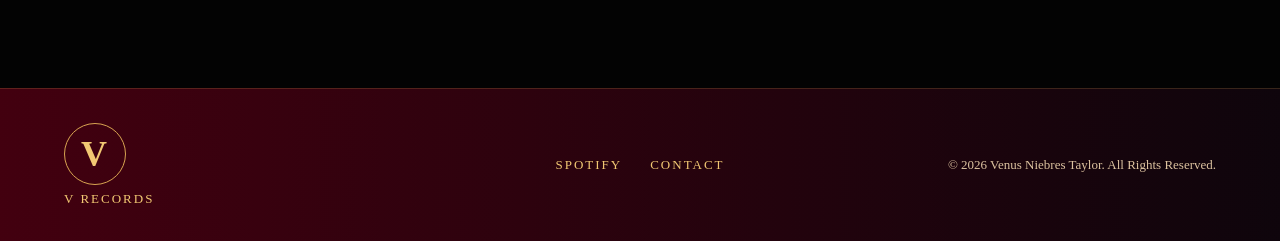
<file: public/about.html>
<!doctype html>
<html lang="en">
<head>
<meta charset="utf-8"/>
<meta name="viewport" content="width=device-width, initial-scale=1"/>
<title>About | Venus Niebres Taylor</title>

<style>
:root{
  --black:#050505;
  --cream:#fff3df;
  --muted:#ddc3a0;
  --gold:#d8a451;
  --gold2:#f2c873;
  --red:#8f1426;
  --red2:#bf3140;
}

*{box-sizing:border-box}

html{scroll-behavior:smooth}

body{
  margin:0;
  color:var(--cream);
  font-family:Georgia,"Times New Roman",serif;
  background:
    radial-gradient(circle at 15% 10%, rgba(155,0,35,.45), transparent 30%),
    radial-gradient(circle at 80% 20%, rgba(216,164,81,.14), transparent 30%),
    #050505;
}

a{
  color:inherit;
  text-decoration:none;
}

.site-header{
  position:sticky;
  top:0;
  z-index:50;
  background:rgba(0,0,0,.9);
  border-bottom:1px solid rgba(216,164,81,.22);
}

.nav{
  width:min(1180px,92%);
  margin:auto;
  min-height:96px;
  display:flex;
  align-items:center;
  justify-content:space-between;
  gap:30px;
}

.logo{
  line-height:.8;
  display:flex;
  flex-direction:column;
}

.logo-main{
  font-size:38px;
  letter-spacing:5px;
  color:var(--gold2);
}

.logo-script{
  font-size:31px;
  color:var(--red2);
  font-style:italic;
  margin-left:34px;
  margin-top:-2px;
}

.nav-links{
  display:flex;
  gap:42px;
  text-transform:uppercase;
  letter-spacing:2px;
  font-size:15px;
}

.nav-links a{
  padding:16px 0;
  position:relative;
}

.nav-links a:hover,
.nav-links .active{
  color:var(--gold2);
}

.nav-links .active::after,
.nav-links a:hover::after{
  content:"";
  position:absolute;
  left:0;
  right:0;
  bottom:0;
  height:2px;
  background:var(--gold);
}

/* HERO */
.about-hero{
  min-height:640px;
  display:grid;
  grid-template-columns:1.05fr .95fr;
  align-items:center;
  gap:30px;
  padding:70px max(6vw,40px);
  background:
    linear-gradient(90deg, rgba(95,0,24,.88) 0%, rgba(50,0,18,.72) 43%, rgba(0,0,0,.22) 100%),
    radial-gradient(circle at 70% 45%, rgba(216,164,81,.16), transparent 36%);
  overflow:hidden;
}

.hero-copy{
  text-align:center;
  max-width:660px;
}

.kicker{
  display:flex;
  align-items:center;
  justify-content:center;
  gap:16px;
  margin:0 0 28px;
  color:var(--gold2);
  text-transform:uppercase;
  letter-spacing:4px;
  font-size:21px;
}

.kicker::before,
.kicker::after{
  content:"";
  width:120px;
  height:1px;
  background:linear-gradient(90deg,transparent,var(--gold));
}

.kicker::after{
  background:linear-gradient(90deg,var(--gold),transparent);
}

.hero-copy h1{
  margin:0;
  text-transform:uppercase;
  letter-spacing:5px;
  line-height:.88;
  color:var(--gold2);
  text-shadow:0 12px 30px rgba(0,0,0,.65);
}

.hero-copy h1 .big{
  display:block;
  font-size:118px;
}

.hero-copy h1 .script{
  display:block;
  text-transform:none;
  letter-spacing:0;
  font-size:72px;
  color:var(--red2);
  font-style:italic;
  font-weight:400;
  margin-top:10px;
}

.ornament{
  height:1px;
  width:290px;
  margin:38px auto;
  background:linear-gradient(90deg,transparent,var(--gold),transparent);
  position:relative;
}

.ornament::after{
  content:"✦";
  position:absolute;
  left:50%;
  top:50%;
  transform:translate(-50%,-50%);
  color:var(--gold);
  background:#30000f;
  padding:0 14px;
}

.role{
  margin:0;
  color:var(--gold2);
  text-transform:uppercase;
  letter-spacing:4px;
  line-height:1.8;
  font-size:22px;
}

.hero-art{
  display:flex;
  justify-content:center;
  align-items:center;
}

.hero-art img{
  width:min(450px,90vw);
  height:auto;
  display:block;
  border:1px solid rgba(216,164,81,.35);
  box-shadow:0 38px 95px rgba(0,0,0,.78);
}

/* BIO */
.intro{
  background:#030303;
  padding:48px 20px 20px;
  text-align:center;
}

.intro h2{
  margin:0 auto;
  color:var(--gold2);
  font-size:32px;
  line-height:1.35;
  font-weight:400;
  max-width:900px;
}

.bio{
  background:#030303;
  padding:30px 20px 70px;
}

.bio-inner{
  width:min(980px,92%);
  margin:auto;
}

.bio-row{
  display:grid;
  grid-template-columns:90px 1fr;
  gap:28px;
  align-items:start;
  padding:30px 0;
}

.bio-icon{
  color:var(--gold);
  font-size:40px;
  text-align:center;
  border-right:1px solid rgba(216,164,81,.6);
  min-height:100%;
  padding-top:8px;
}

.bio-row p{
  margin:0;
  color:#ead7ba;
  font-size:18px;
  line-height:1.85;
  text-shadow:0 1px 12px rgba(0,0,0,.45);
}

.bio-row em{
  color:#fff2d5;
}

/* FOOTER */
.footer{
  background:linear-gradient(90deg,rgba(70,0,16,.95),rgba(15,5,12,.98));
  border-top:1px solid rgba(216,164,81,.2);
  padding:34px max(5vw,28px);
  display:grid;
  grid-template-columns:1fr auto 1fr;
  gap:24px;
  align-items:center;
  color:var(--muted);
}

.footer-brand{
  display:flex;
  flex-direction:column;
  align-items:flex-start;
  color:var(--gold2);
  text-transform:uppercase;
  letter-spacing:2px;
  font-size:13px;
}

.footer-v{
  width:62px;
  height:62px;
  border:1px solid var(--gold);
  border-radius:50%;
  display:grid;
  place-items:center;
  font-size:36px;
  font-weight:bold;
  margin-bottom:6px;
}

.footer-links{
  display:flex;
  gap:28px;
  color:var(--gold2);
  text-transform:uppercase;
  letter-spacing:2px;
  font-size:13px;
}

.footer p{
  justify-self:end;
  margin:0;
  font-size:13px;
}

/* MOBILE */
@media(max-width:900px){
  .nav{
    min-height:auto;
    padding:18px 0;
    flex-direction:column;
  }

  .nav-links{
    gap:18px;
    flex-wrap:wrap;
    justify-content:center;
    font-size:12px;
  }

  .about-hero{
    grid-template-columns:1fr;
    min-height:auto;
    padding:46px 22px;
  }

  .hero-copy h1 .big{
    font-size:68px;
  }

  .hero-copy h1 .script{
    font-size:46px;
  }

  .role{
    font-size:16px;
  }

  .kicker::before,
  .kicker::after{
    width:60px;
  }

  .intro h2{
    font-size:26px;
  }

  .bio-row{
    grid-template-columns:1fr;
    gap:12px;
  }

  .bio-icon{
    border-right:none;
    border-bottom:1px solid rgba(216,164,81,.6);
    padding-bottom:16px;
  }

  .footer{
    grid-template-columns:1fr;
    text-align:center;
  }

  .footer-brand{
    align-items:center;
  }

  .footer p{
    justify-self:center;
  }
}
</style>
</head>

<body>

<header class="site-header">
<nav class="nav">
<a class="logo" href="index.html">
<span class="logo-main">VENUS</span>
<span class="logo-script">Taylor</span>
</a>

<div class="nav-links">
<a href="index.html">Home</a>
<a href="index.html#music">Music</a>
<a href="index.html#videos">Videos</a>
<a class="active" href="about.html">About</a>
<a href="index.html#contact">Contact</a>
</div>
</nav>
</header>

<main>

<section class="about-hero">
<div class="hero-copy">
<p class="kicker">About</p>

<h1>
<span class="big">Venus</span>
<span class="script">Niebres Taylor</span>
</h1>

<div class="ornament"></div>

<p class="role">
Singer. Songwriter. Performer.<br>
Storyteller.
</p>
</div>

<div class="hero-art">
<img src="assets/kahit-bawal-cover.jpg" alt="Venus Taylor Kahit Bawal album cover">
</div>
</section>

<section class="intro">
<h2>Her voice found her at age 4. The world is finally listening.</h2>
</section>

<section class="bio">
<div class="bio-inner">

<article class="bio-row">
<div class="bio-icon">♬</div>
<p>
Venus Niebres Taylor didn’t become a singer, songwriter, and performer overnight.
Her voice found her at age 4 in the Philippines, singing karaoke at a birthday party
for a crowd of neighborhood kids. Whitney Houston’s <em>I Will Always Love You</em>
and <em>Run to You</em> were her first lessons in what singing could truly be —
not just notes, but power, truth, and soul.
</p>
</article>

<article class="bio-row">
<div class="bio-icon">♕</div>
<p>
From elementary school choir to middle school talent shows and high school pageants,
Venus used her voice to stand out. At Kirby Jr. High in the early 2000s, her
performance of Mariah Carey’s <em>Hero</em> earned her first runner-up and a $100 prize
that meant everything. In high school and college, singing became her signature talent
on the pageant stage, earning “Miss Talent” titles alongside top beauty placements
as judges connected to the stories she told through song.
</p>
</article>

<article class="bio-row">
<div class="bio-icon">♡</div>
<p>
From 2004 to 2014, Venus stepped back from music to pursue modeling, marriage,
and motherhood. After divorce and the passing of her grandmother, she rediscovered
her voice with new purpose. Grief transformed into songwriting — a way to tell the
stories that words alone couldn’t hold.
</p>
</article>

<article class="bio-row">
<div class="bio-icon">◎</div>
<p>
Today, the San Antonio-raised, Austin-based artist creates bilingual R&amp;B, pop,
and country infused with the nostalgia of the 90s and 2000s. Singing in English,
Tagalog, and Spanish, Venus writes about faith, motherhood, love, and life as a
Texas woman. Her music isn’t a trend. It’s a language she’s spoken since age 4 in
front of a karaoke machine — and one she’s finally ready to share with the world.
</p>
</article>

</div>
</section>

</main>

<footer class="footer">
<div class="footer-brand">
<span class="footer-v">V</span>
<span>V Records</span>
</div>

<div class="footer-links">
<a href="https://open.spotify.com/artist/5fOmvEI1sSuV0SXDN4XdDH" target="_blank">Spotify</a>
<a href="index.html#contact">Contact</a>
</div>

<p>© 2026 Venus Niebres Taylor. All Rights Reserved.</p>
</footer>

</body>
</html>
</file>
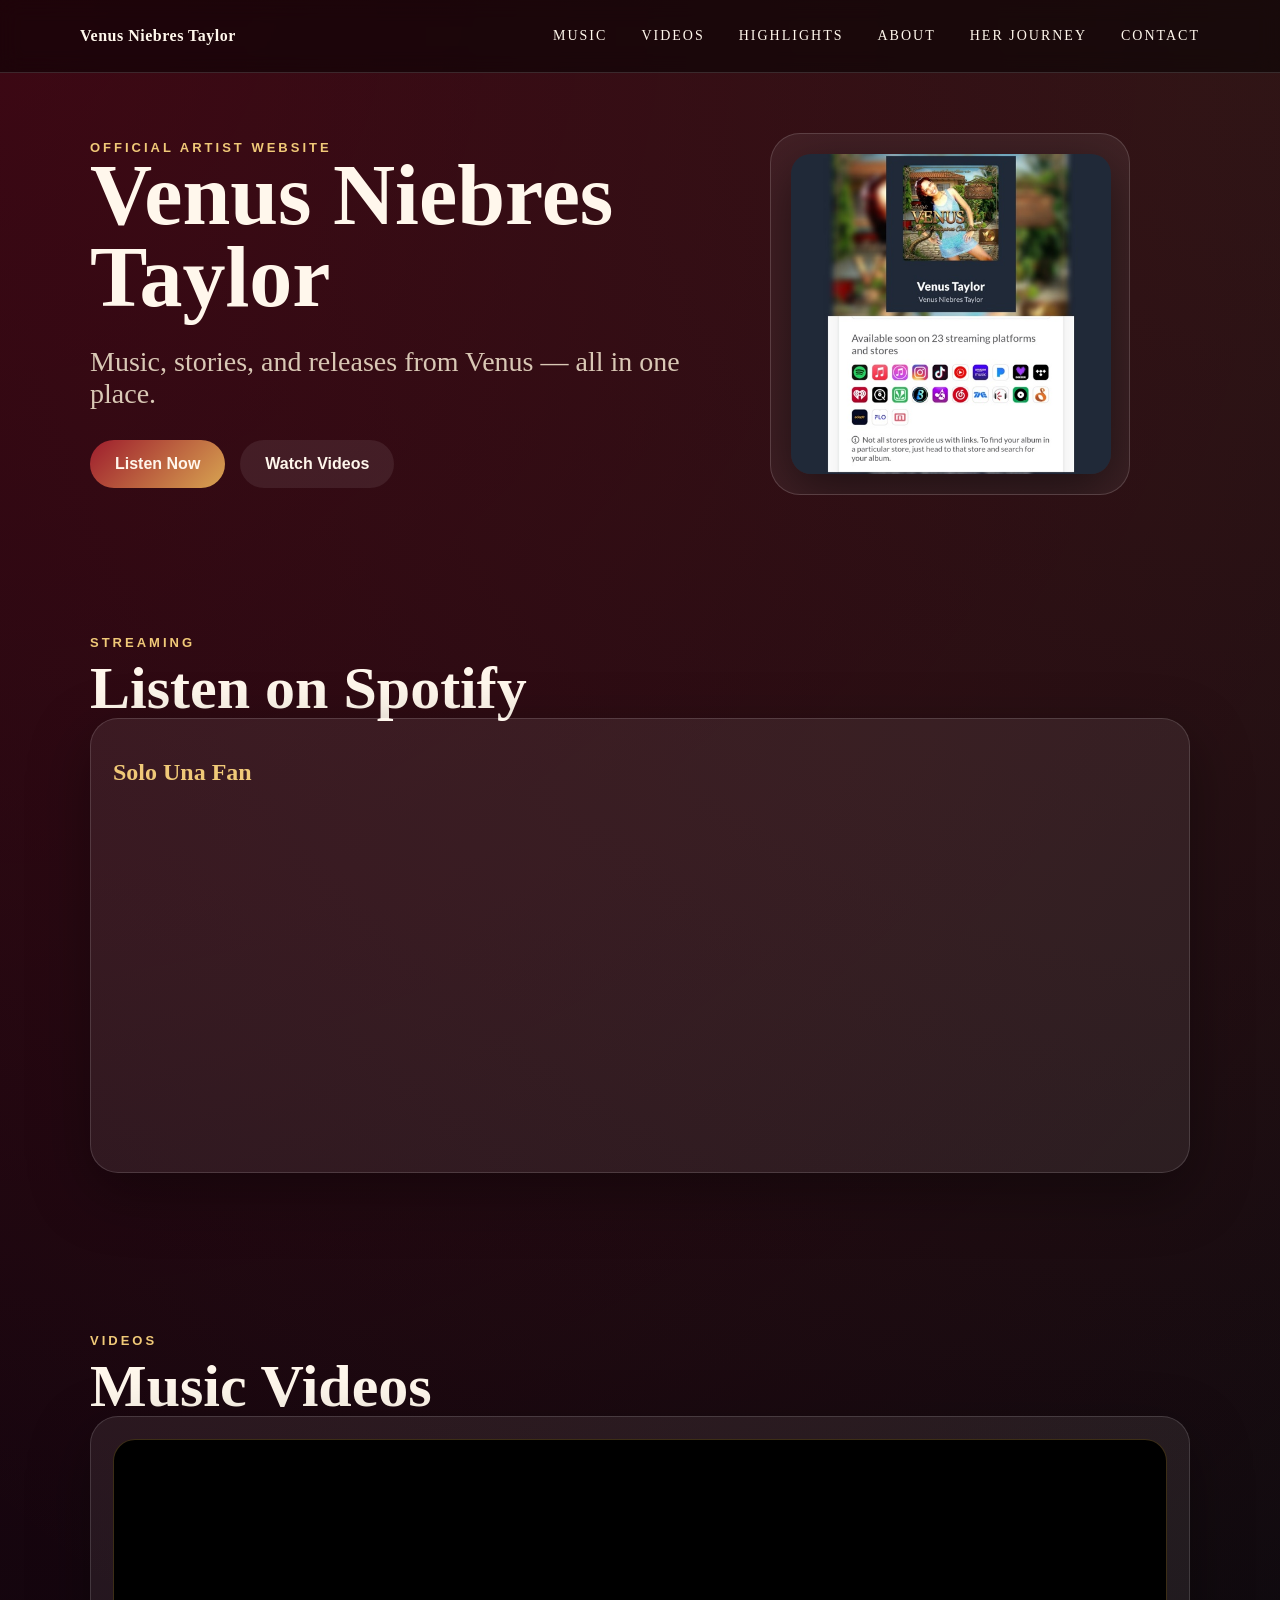
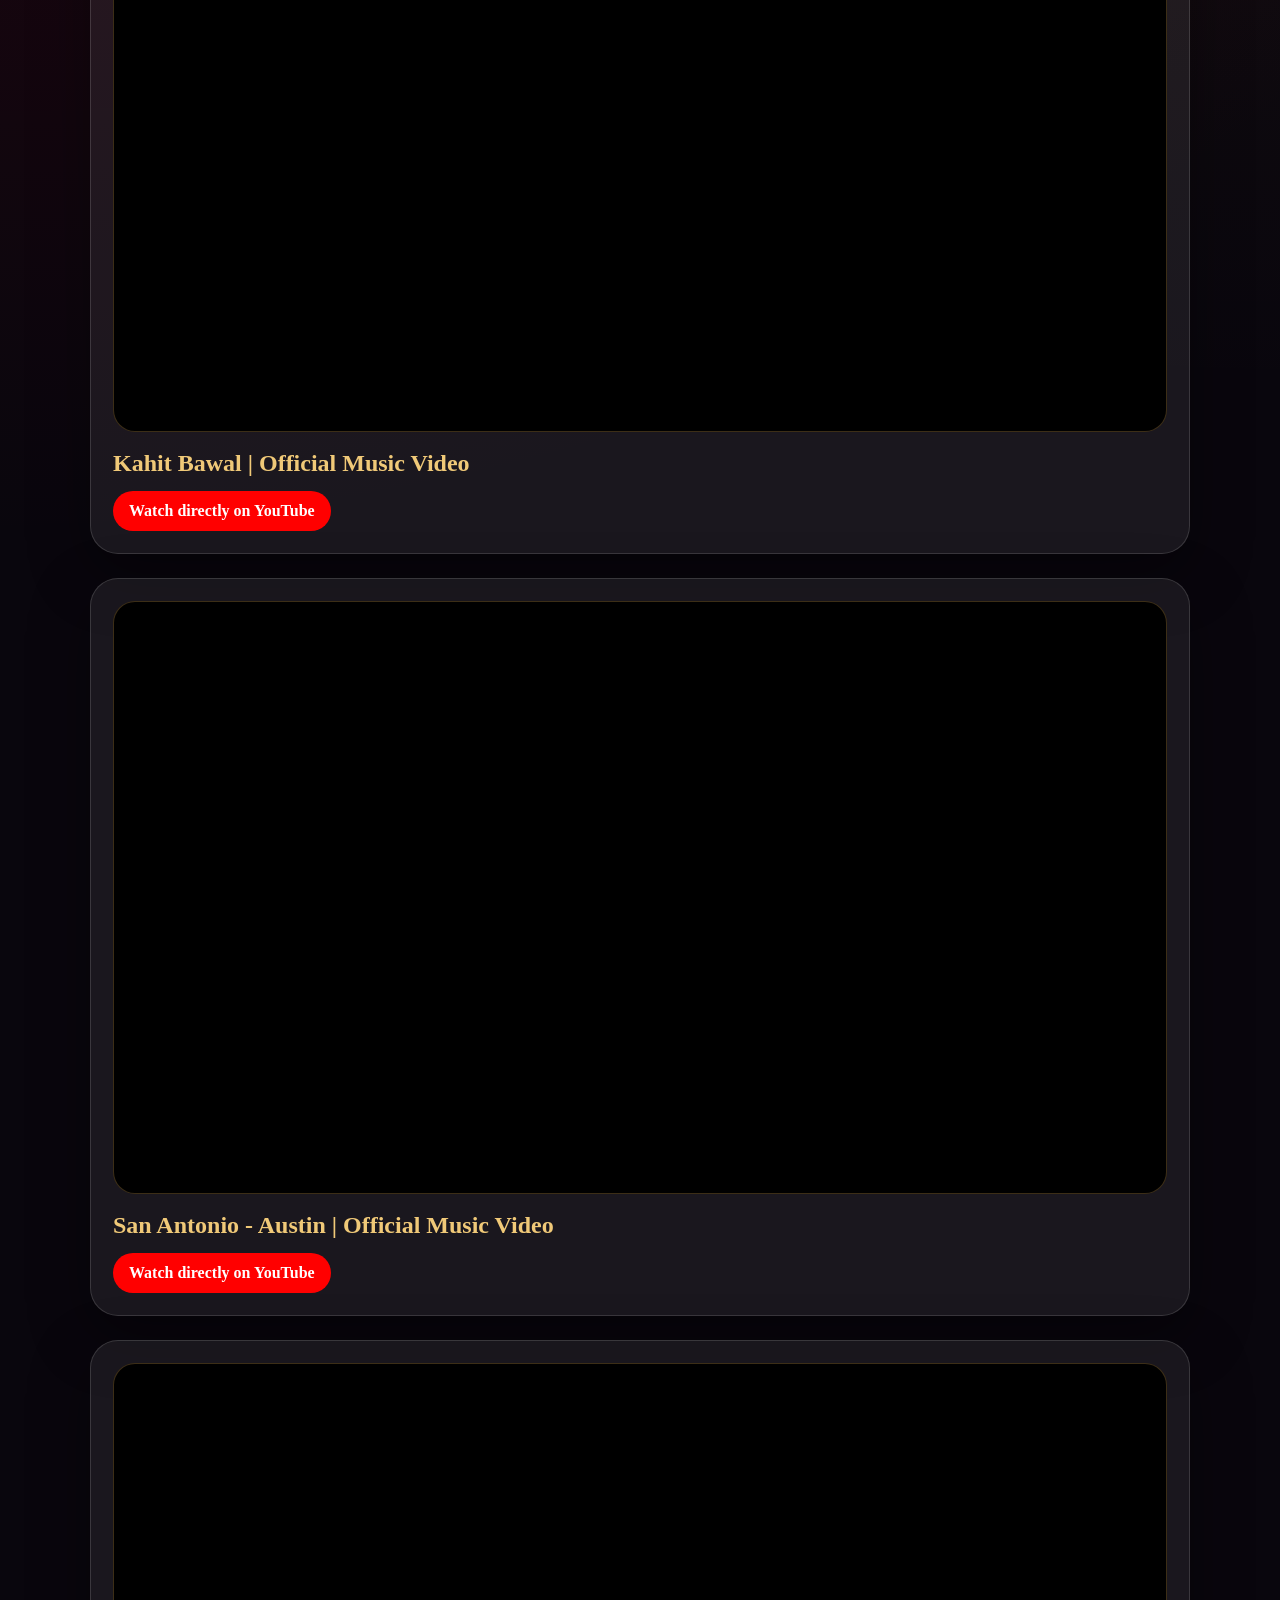
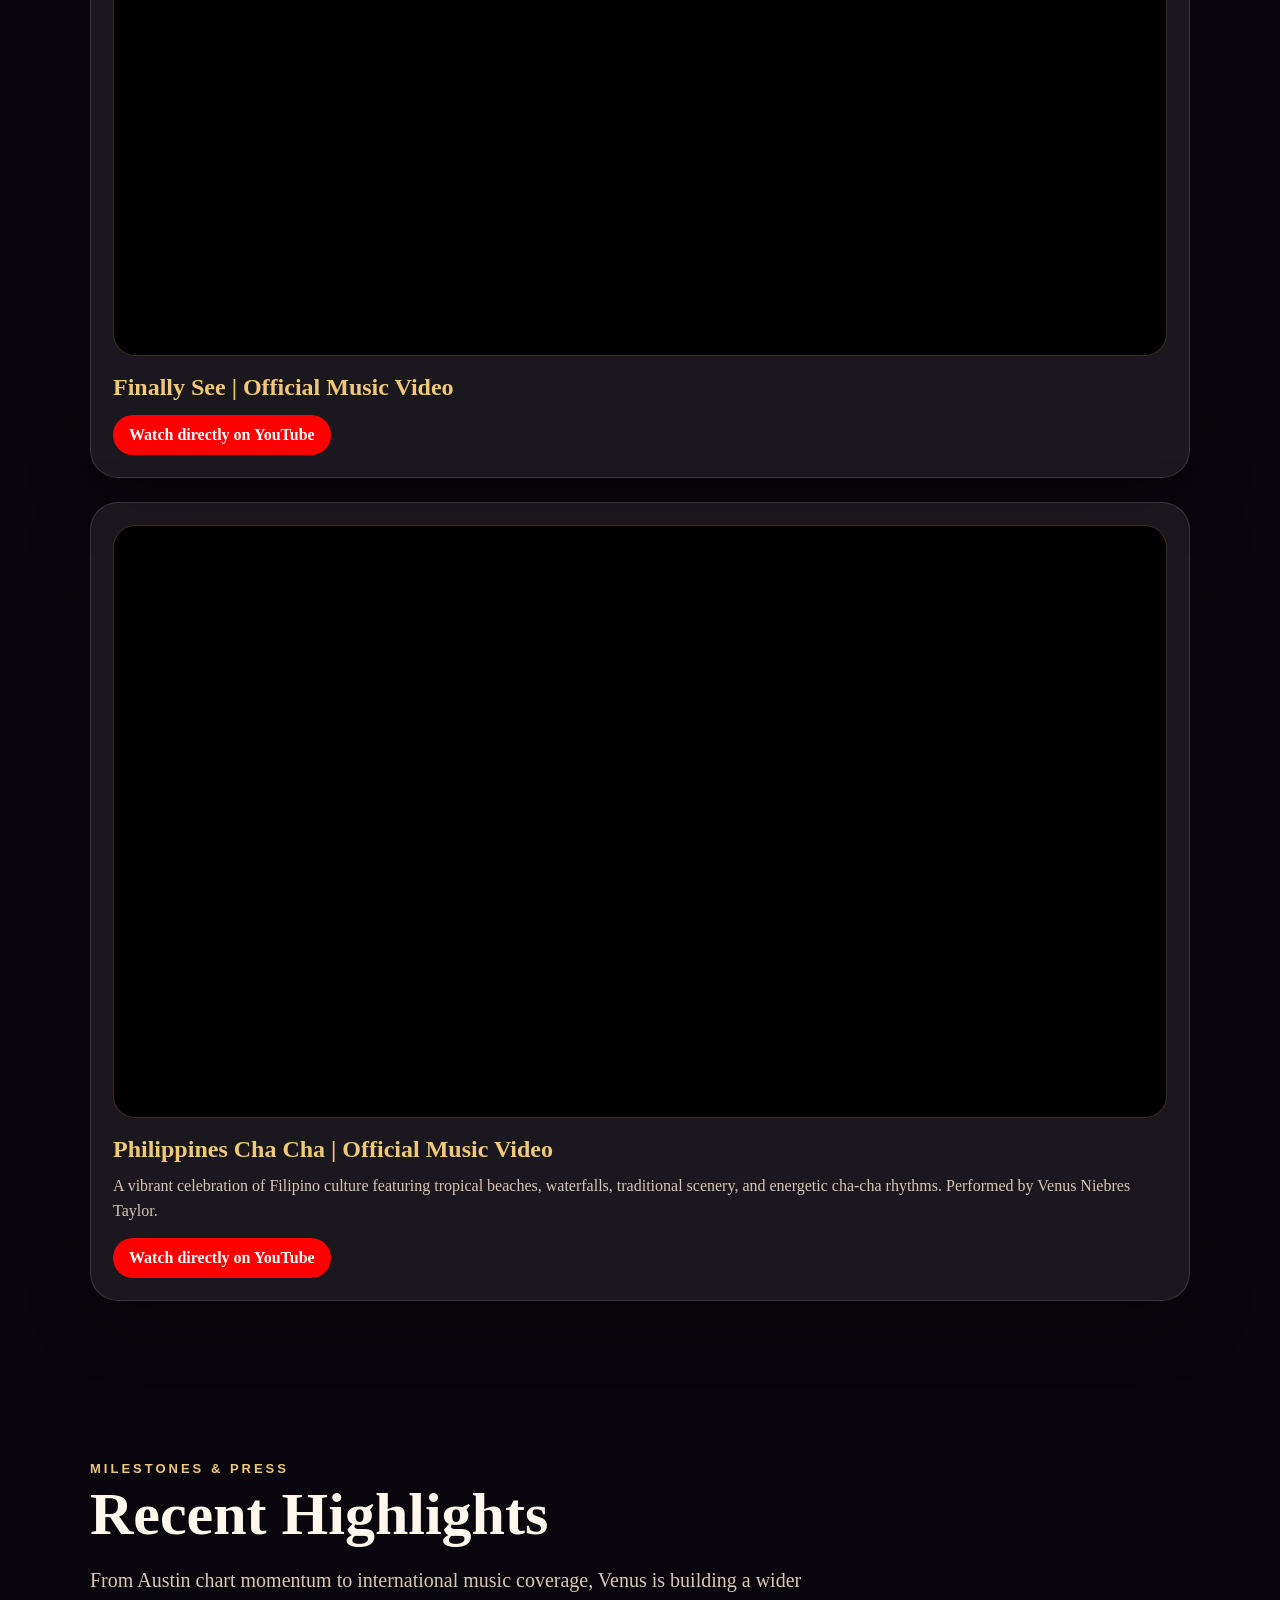
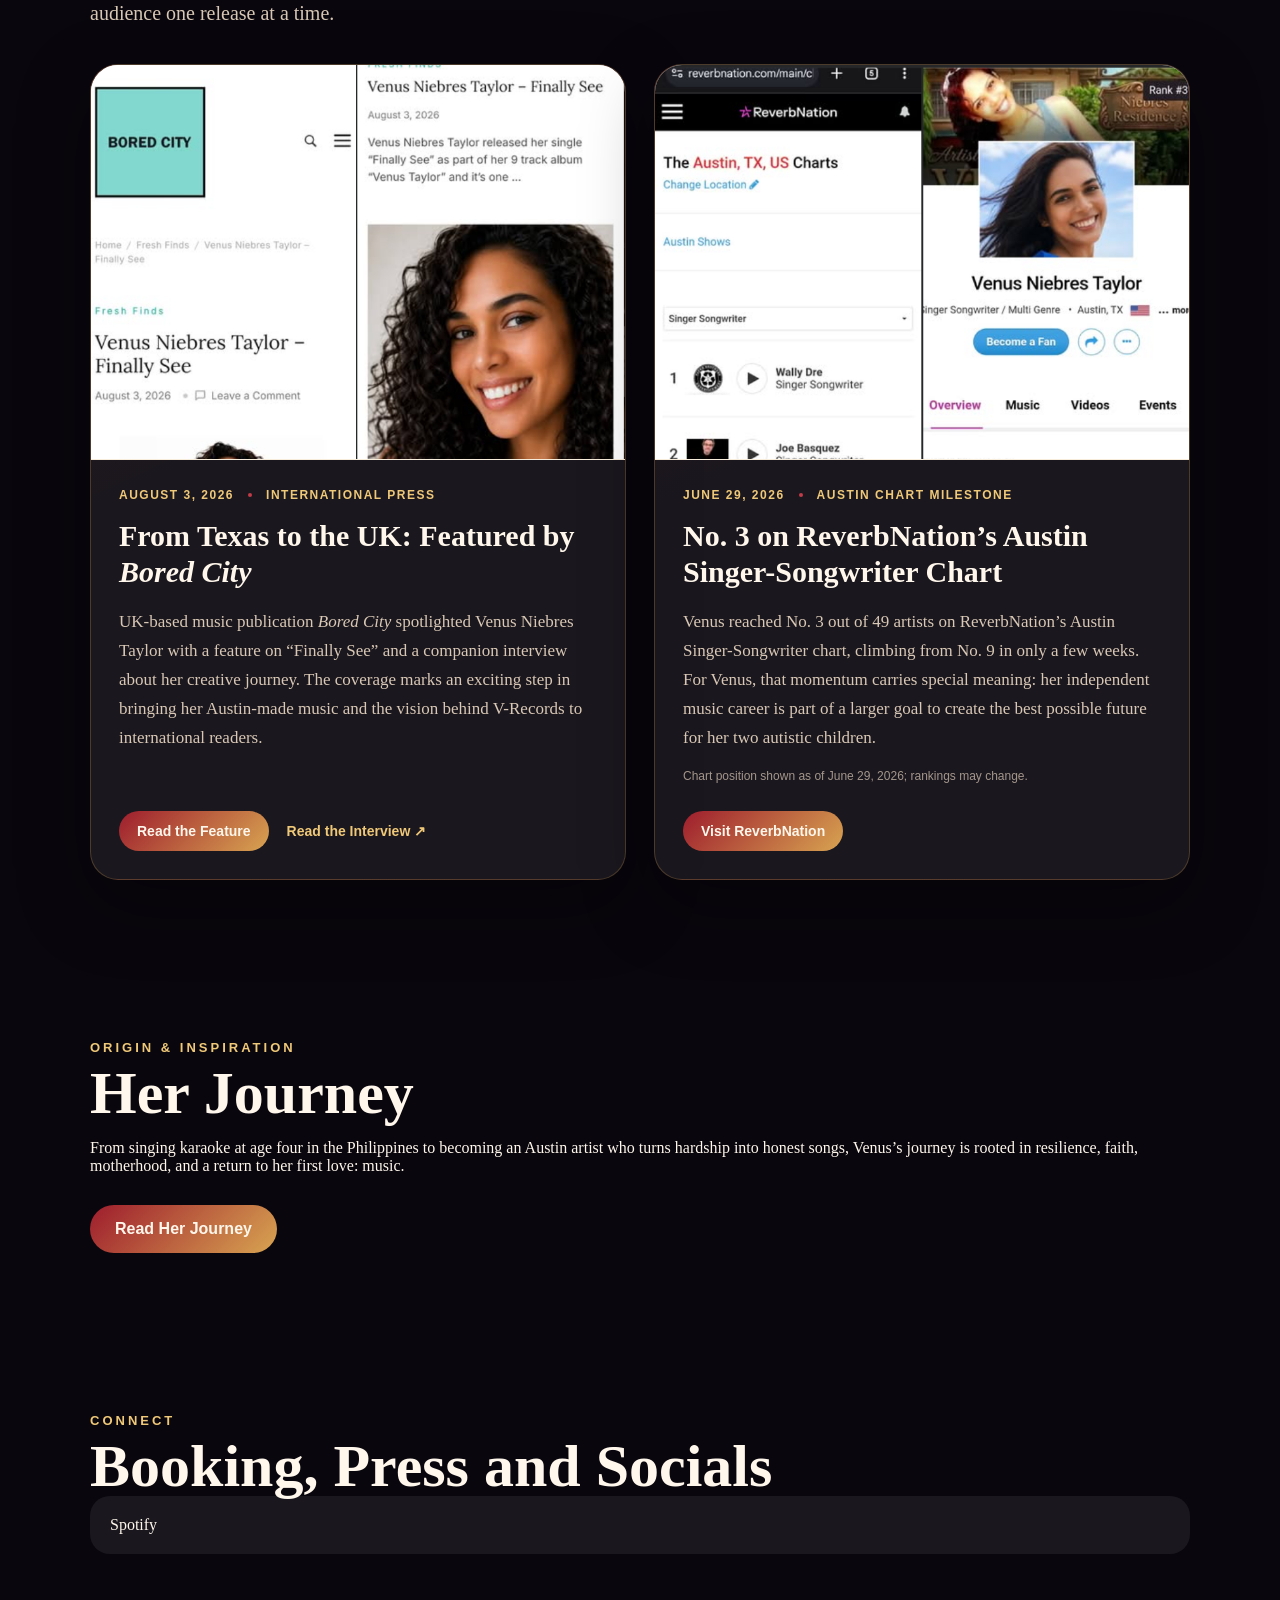
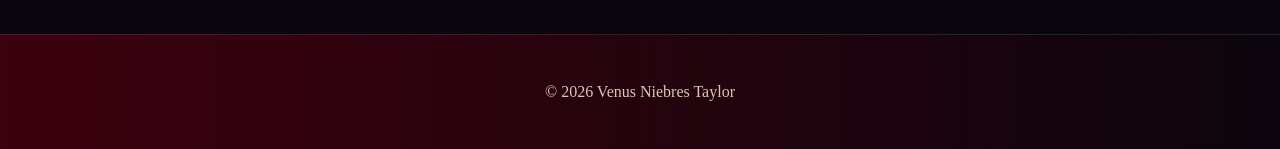
<file: public/index - Copy.html>
<!doctype html>
<html lang="en">
<head>
<meta charset="utf-8"/>
<meta name="viewport" content="width=device-width, initial-scale=1"/>
<meta name="referrer" content="strict-origin-when-cross-origin"/>

<title>Venus Niebres Taylor | Official Artist Site</title>

<meta name="description"
content="Official website for artist Venus Niebres Taylor.">

<link rel="stylesheet" href="styles.css"/>

<!-- Microsoft Clarity analytics -->
<script type="text/javascript">
    (function(c,l,a,r,i,t,y){
        c[a]=c[a]||function(){(c[a].q=c[a].q||[]).push(arguments)};
        t=l.createElement(r);t.async=1;t.src="https://www.clarity.ms/tag/"+i;
        y=l.getElementsByTagName(r)[0];y.parentNode.insertBefore(t,y);
    })(window, document, "clarity", "script", "ylger18y3r");
</script>

</head>

<body>

<header class="site-header">

<nav class="nav">

<a class="brand" href="#home">
Venus Niebres Taylor
</a>

<button class="nav-toggle" type="button" aria-label="Open navigation" aria-expanded="false">
<span aria-hidden="true">☰</span>
</button>

<div class="nav-links">

<a href="#music">
Music
</a>

<a href="#videos">
Videos
</a>

<a href="#highlights">
Highlights
</a>

<a href="about/">
About
</a>

<a href="journey/">
Her Journey
</a>

<a href="#contact">
Contact
</a>

</div>

</nav>

</header>



<main id="home">

<section class="hero">


<!-- LEFT SIDE -->

<div class="hero-copy">

<p class="eyebrow">
Official Artist Website
</p>

<h1>
Venus Niebres Taylor
</h1>

<p class="tagline">
Music, stories, and releases from Venus — all in one place.
</p>

<div class="hero-actions">

<a class="btn primary"
href="#music">
Listen Now
</a>

<a class="btn secondary"
href="#videos">
Watch Videos
</a>

</div>

</div>



<!-- RIGHT SIDE -->

<div class="hero-card">

<img
src="assets/venus-resized-full.jpg"
alt="Venus Niebres Taylor"
class="artist-photo">

</div>


</section>



<section id="music" class="section">

<div class="section-heading">

<p class="eyebrow">
Streaming
</p>

<h2>
Listen on Spotify
</h2>

</div>

<div id="spotify-grid"></div>

</section>



<section id="videos" class="section">

<div class="section-heading">

<p class="eyebrow">
Videos
</p>

<h2>
Music Videos
</h2>

</div>

<div id="video-grid"></div>

</section>



<section id="highlights" class="section highlights-section" aria-labelledby="highlights-title">

<div class="section-heading highlights-heading">

<p class="eyebrow">
Milestones &amp; Press
</p>

<h2 id="highlights-title">
Recent Highlights
</h2>

<p class="section-intro">
From Austin chart momentum to international music coverage, Venus is building a wider audience one release at a time.
</p>

</div>

<div class="highlight-grid">

<article class="highlight-card">

<div class="highlight-media">
<img
src="assets/highlight-bored-city.png"
alt="Bored City feature and interview pages about Venus Niebres Taylor"
loading="lazy">
</div>

<div class="highlight-content">

<p class="highlight-meta">
<time datetime="2026-08-03">August 3, 2026</time>
<span>International Press</span>
</p>

<h3>
From Texas to the UK: Featured by <cite>Bored City</cite>
</h3>

<p>
UK-based music publication <cite>Bored City</cite> spotlighted Venus Niebres Taylor with a feature on “Finally See” and a companion interview about her creative journey. The coverage marks an exciting step in bringing her Austin-made music and the vision behind V-Records to international readers.
</p>

<div class="highlight-links">
<a class="btn primary" href="https://boredcity.co/venus-niebres-taylor-finally-see/" target="_blank" rel="noopener noreferrer">
Read the Feature
</a>
<a class="text-link" href="https://boredcity.co/interview-with-venus-niebres-taylor/" target="_blank" rel="noopener noreferrer">
Read the Interview <span aria-hidden="true">↗</span>
</a>
</div>

</div>

</article>

<article class="highlight-card">

<div class="highlight-media">
<img
src="assets/highlight-reverbnation-top-3.png"
alt="ReverbNation Austin Singer-Songwriter chart showing Venus Niebres Taylor ranked number three"
loading="lazy">
</div>

<div class="highlight-content">

<p class="highlight-meta">
<time datetime="2026-06-29">June 29, 2026</time>
<span>Austin Chart Milestone</span>
</p>

<h3>
No. 3 on ReverbNation’s Austin Singer-Songwriter Chart
</h3>

<p>
Venus reached No. 3 out of 49 artists on ReverbNation’s Austin Singer-Songwriter chart, climbing from No. 9 in only a few weeks. For Venus, that momentum carries special meaning: her independent music career is part of a larger goal to create the best possible future for her two autistic children.
</p>

<p class="highlight-note">
Chart position shown as of June 29, 2026; rankings may change.
</p>

<div class="highlight-links">
<a class="btn primary" href="https://www.reverbnation.com/venusniebrestaylor" target="_blank" rel="noopener noreferrer">
Visit ReverbNation
</a>
</div>

</div>

</article>

</div>

</section>



<section id="journey" class="section">

<div class="section-heading">

<p class="eyebrow">
Origin &amp; Inspiration
</p>

<h2>
Her Journey
</h2>

</div>

<p>
From singing karaoke at age four in the Philippines to becoming an Austin artist who turns
hardship into honest songs, Venus’s journey is rooted in resilience, faith, motherhood, and a
return to her first love: music.
</p>

<div class="hero-actions">
<a class="btn primary" href="journey/">
Read Her Journey
</a>
</div>

</section>



<section id="contact"
class="section">

<div class="section-heading">

<p class="eyebrow">
Connect
</p>

<h2>
Booking, Press and Socials
</h2>

</div>

<div class="contact-grid">

<a href="https://linktr.ee/venusniebrestaylor"
target="_blank">
Spotify
</a>

</div>

</section>

</main>



<footer class="footer">

<p>
© <span id="year"></span>
Venus Niebres Taylor
</p>

</footer>

<script src="config-youtube-v2.js"></script>
<script src="main-youtube-v2.js"></script>

</body>
</html>
</file>
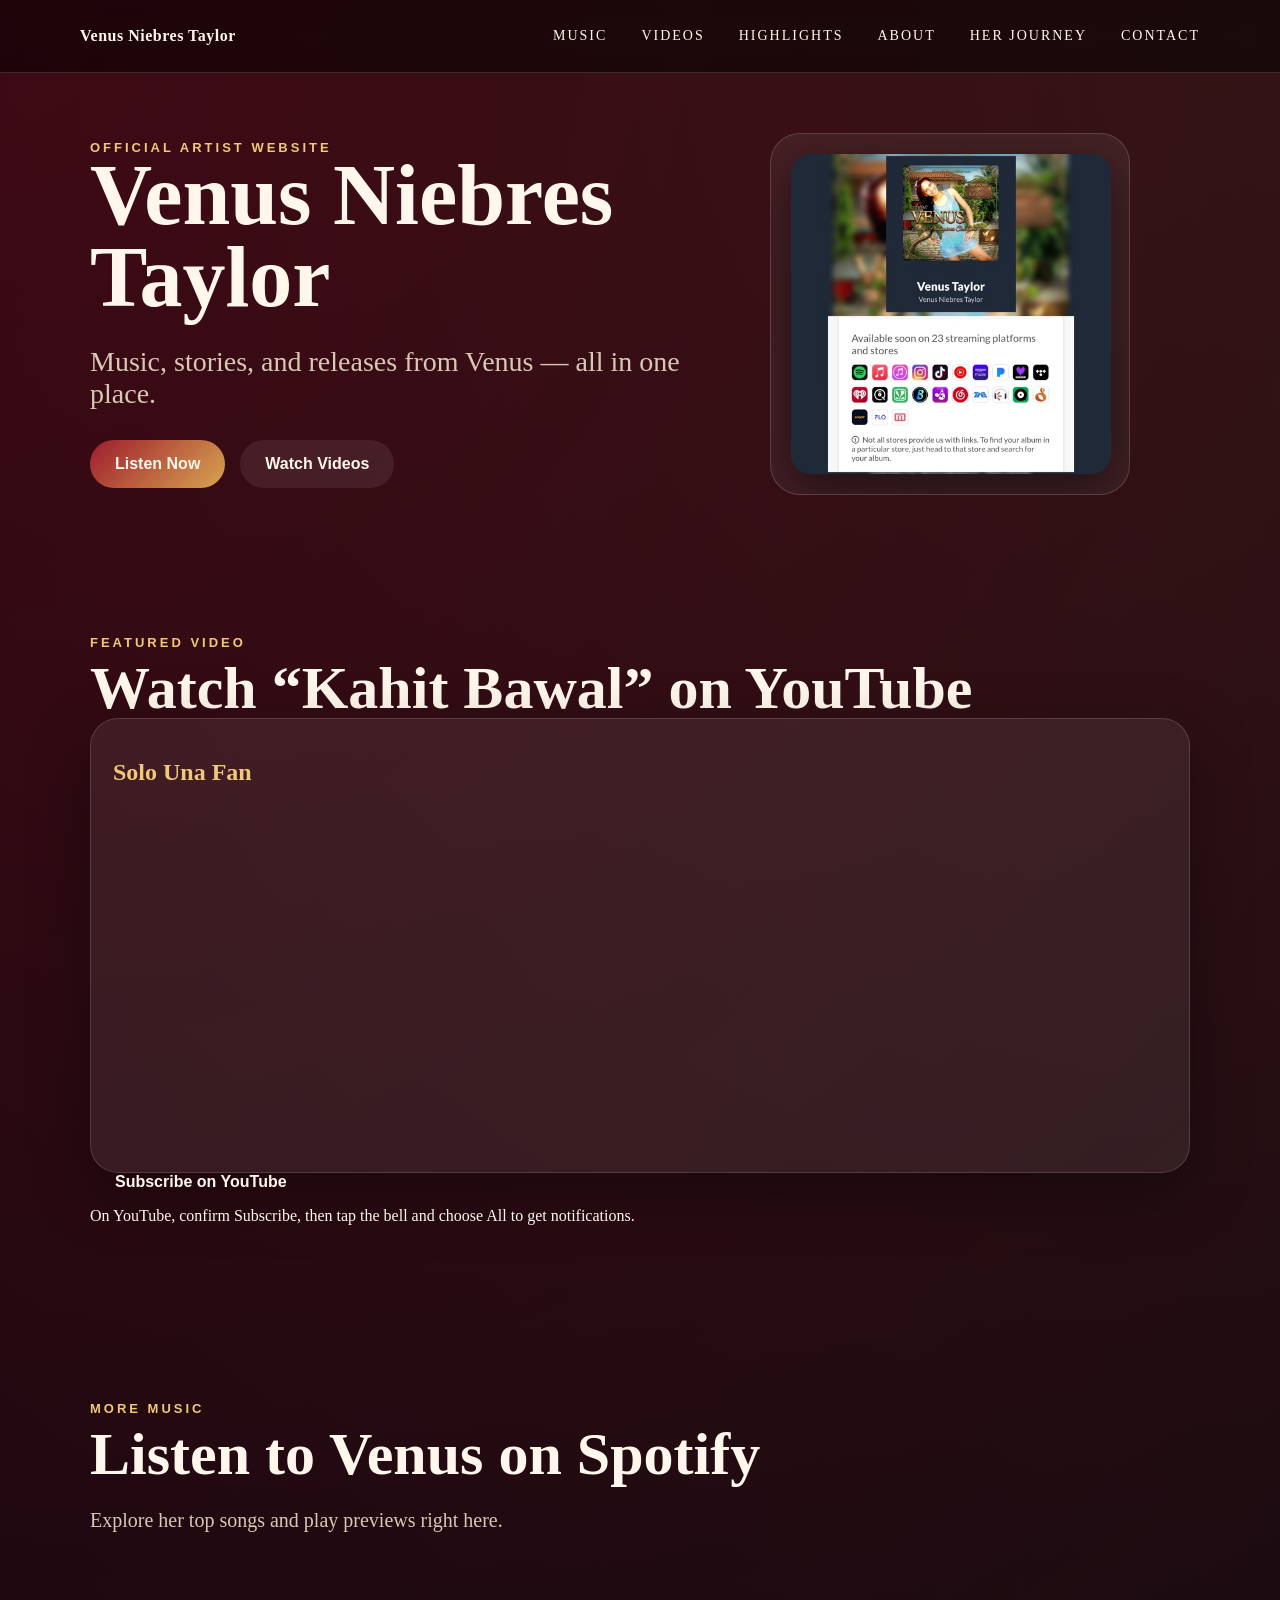
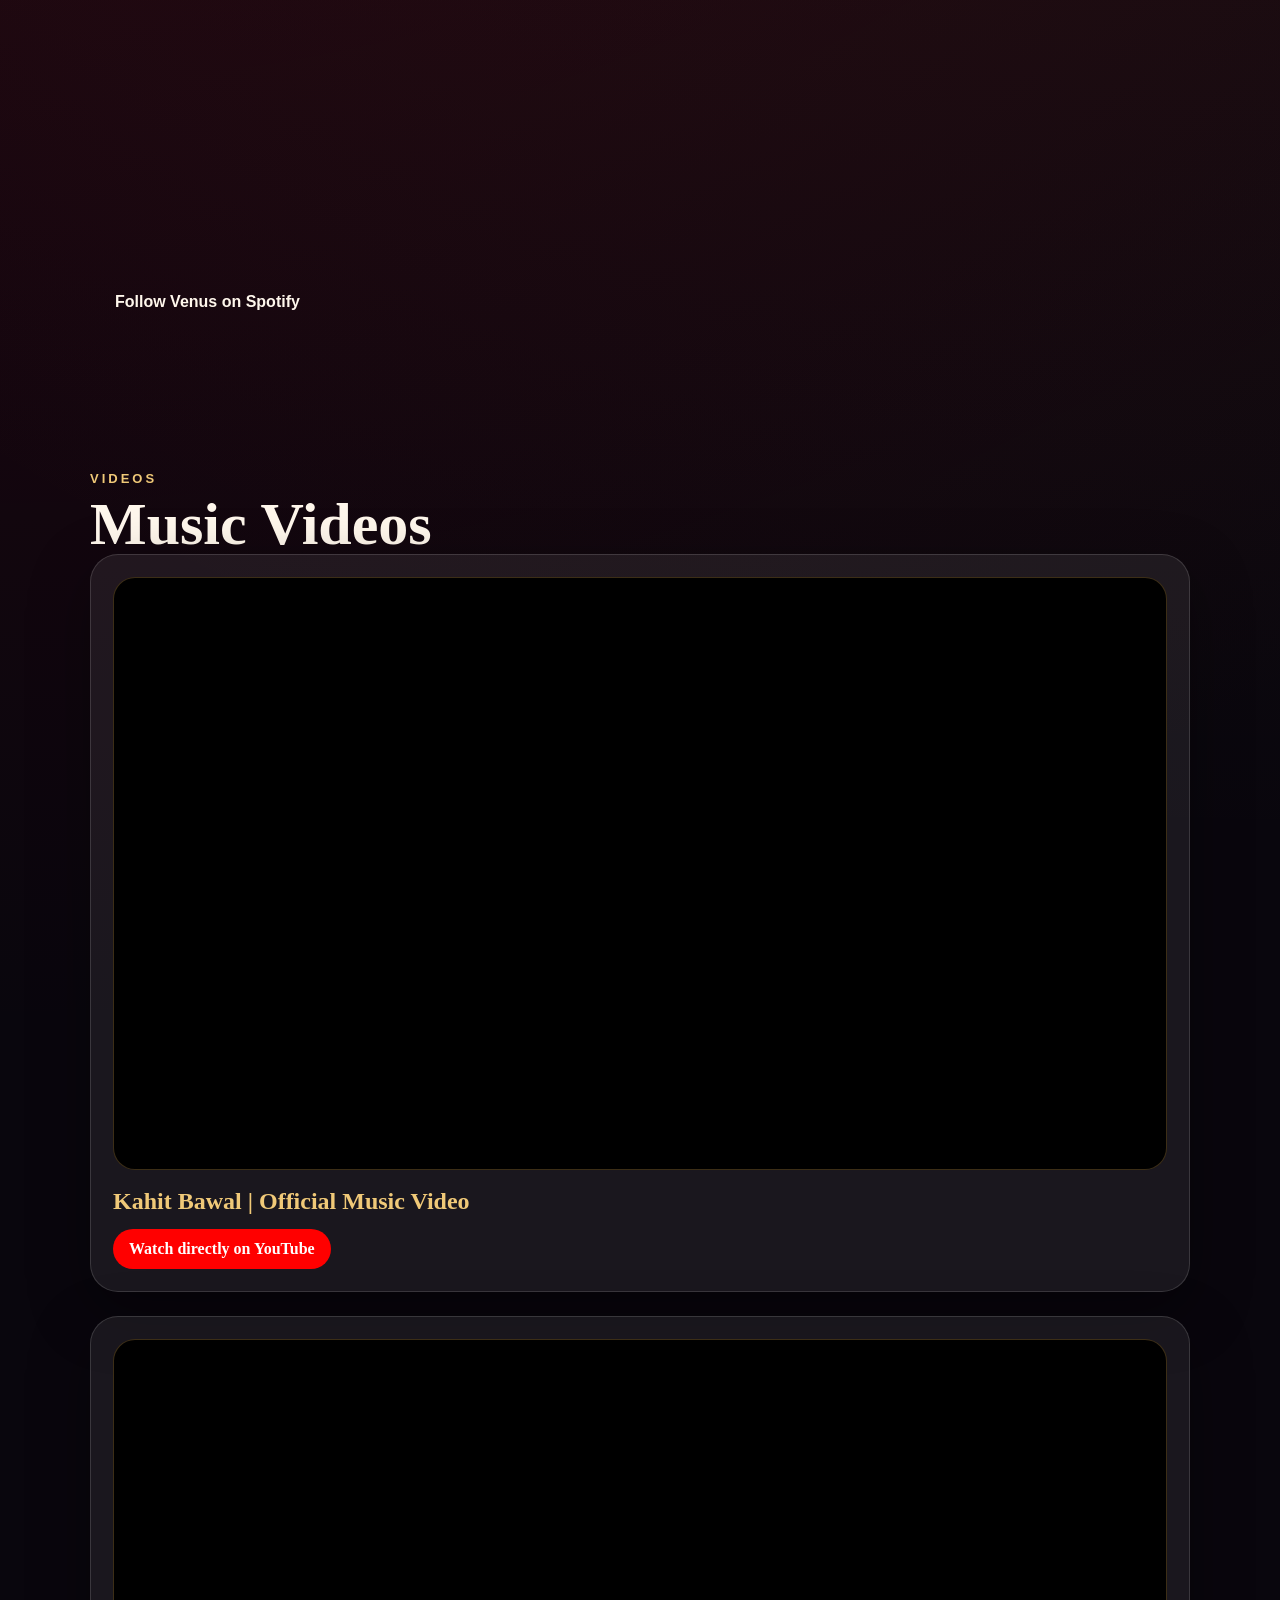
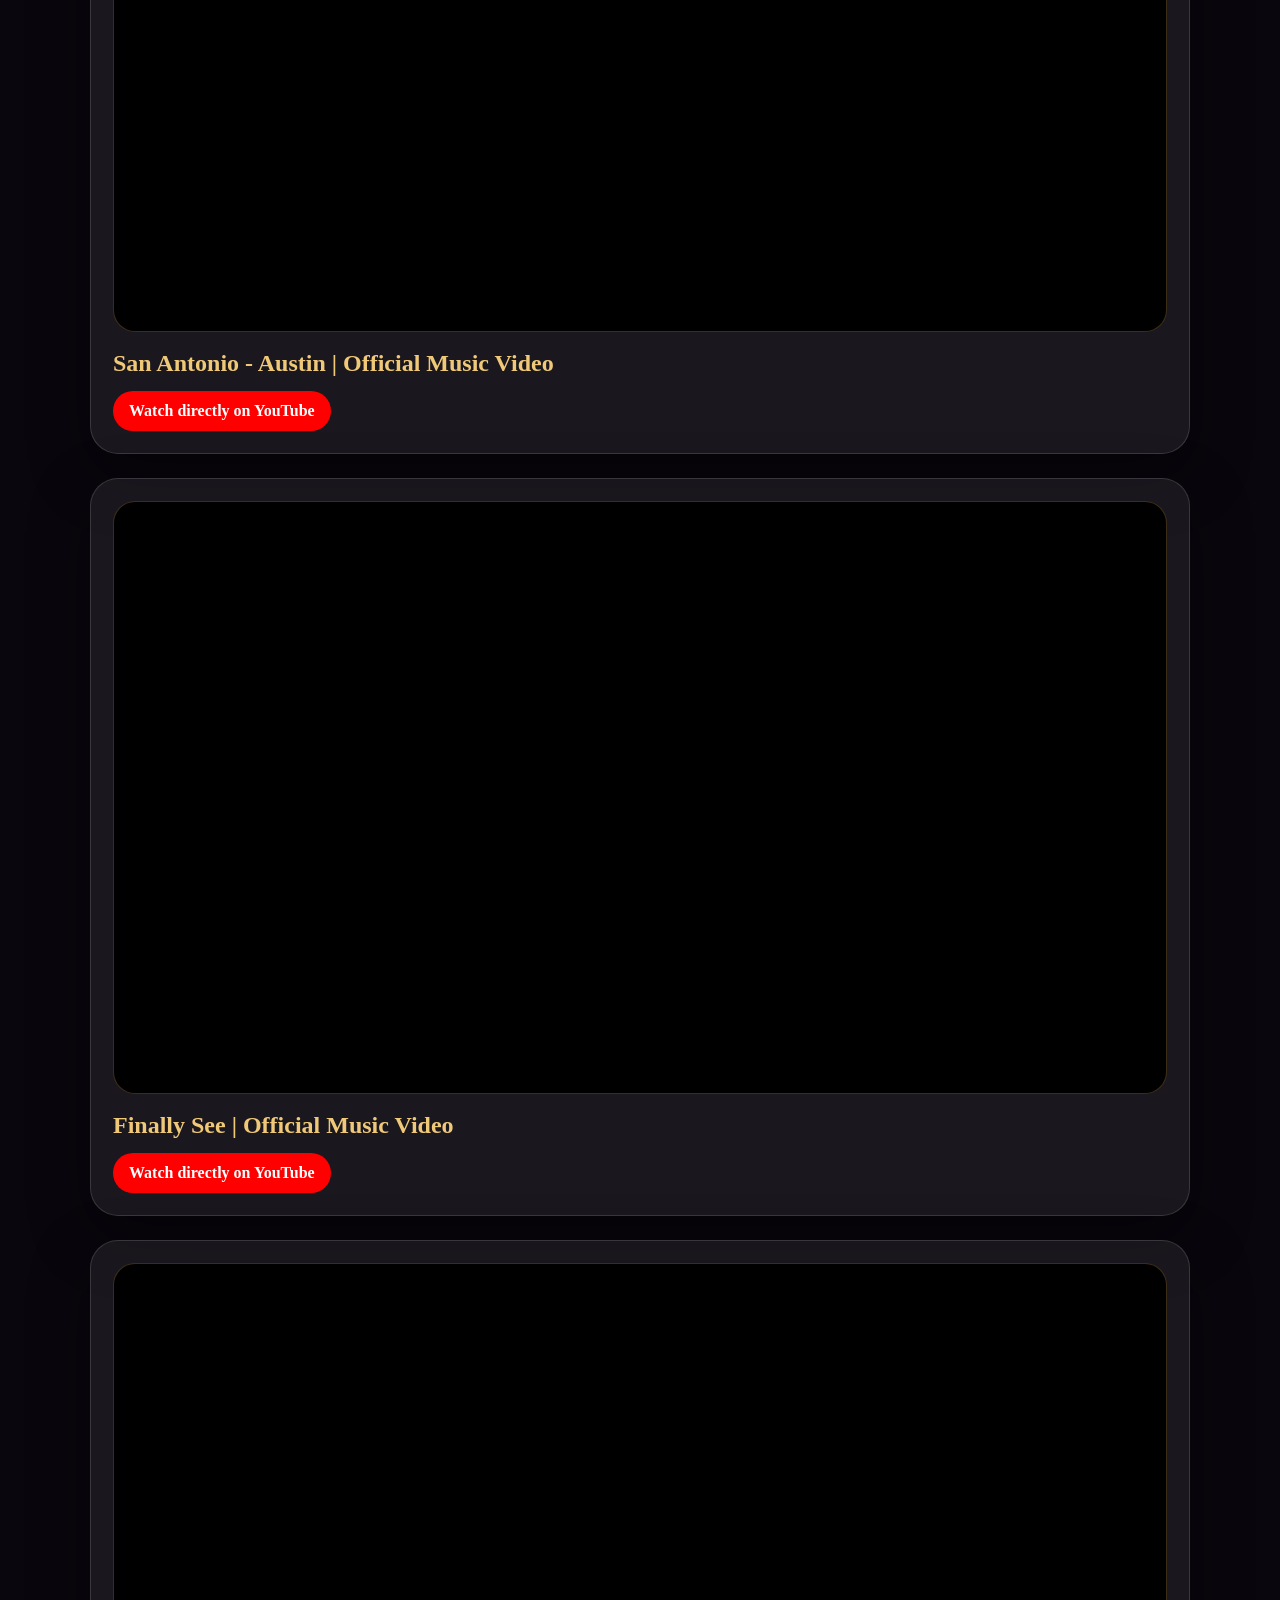
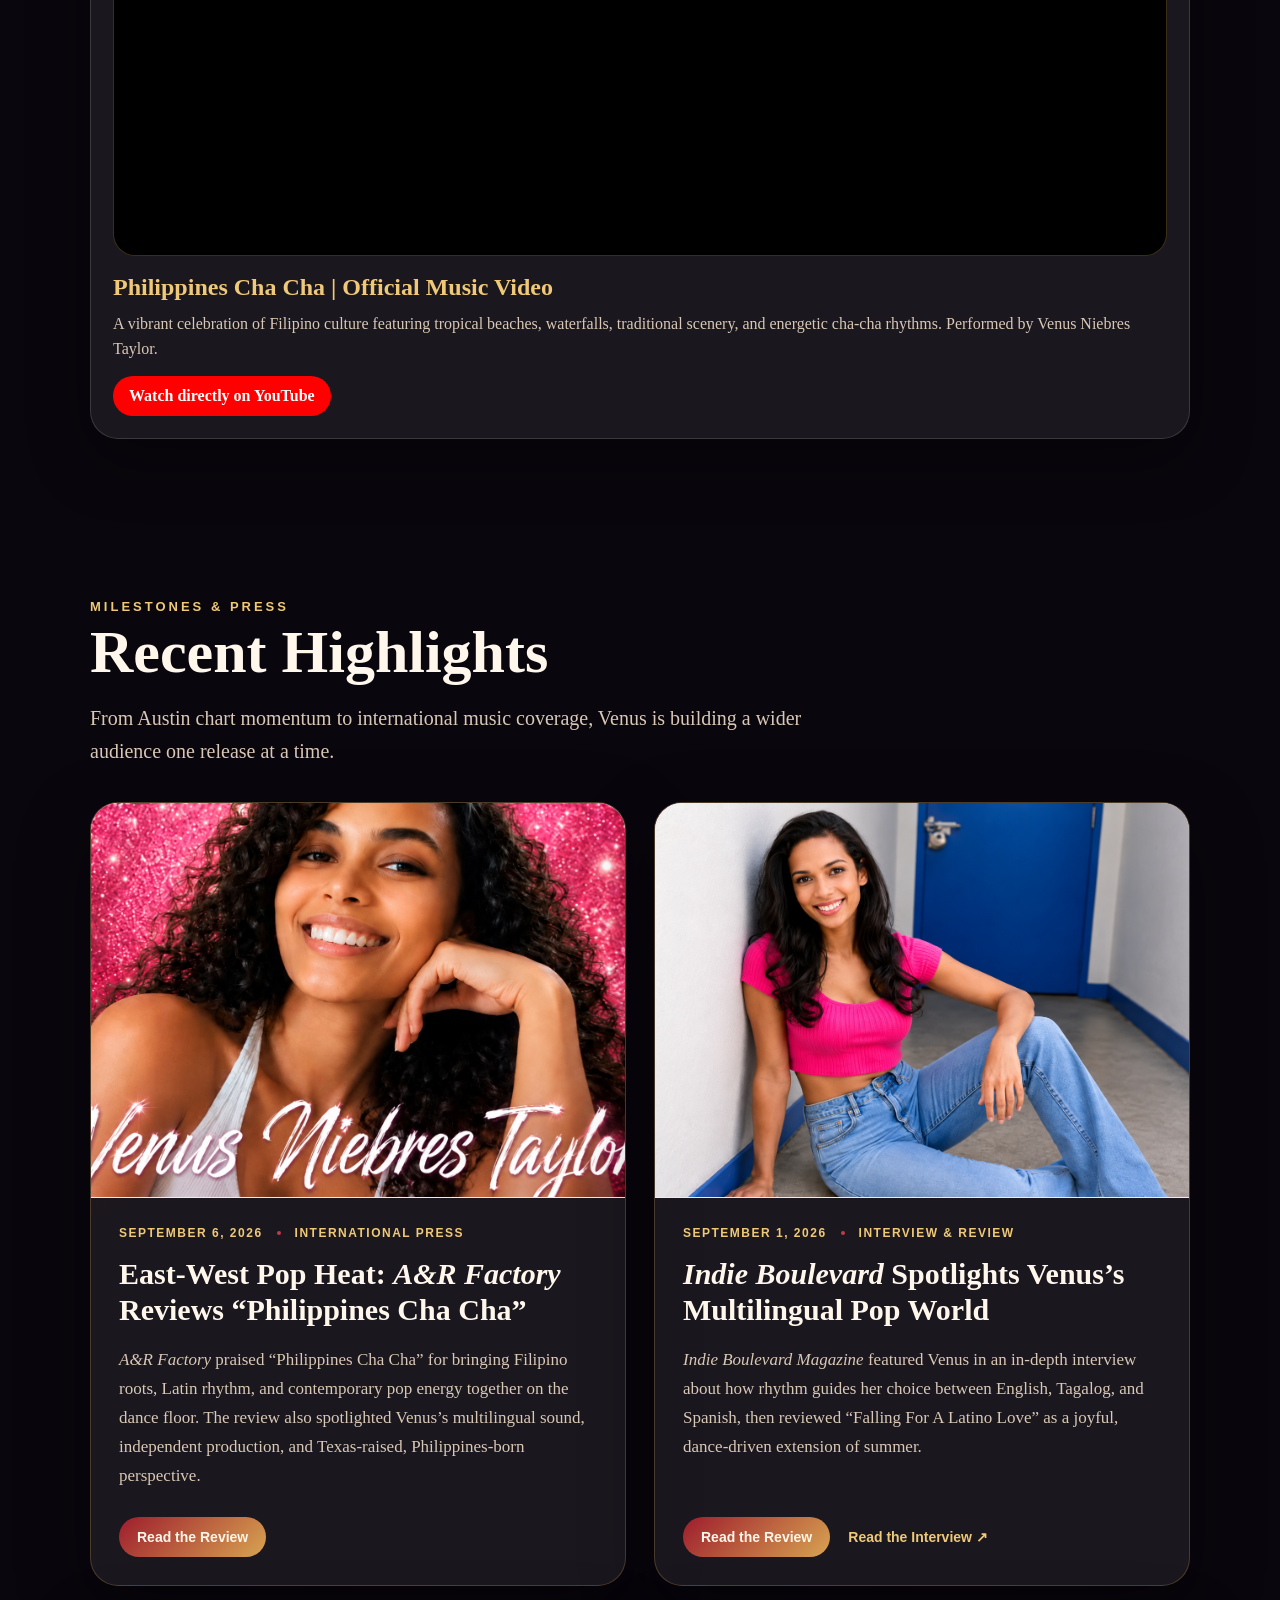
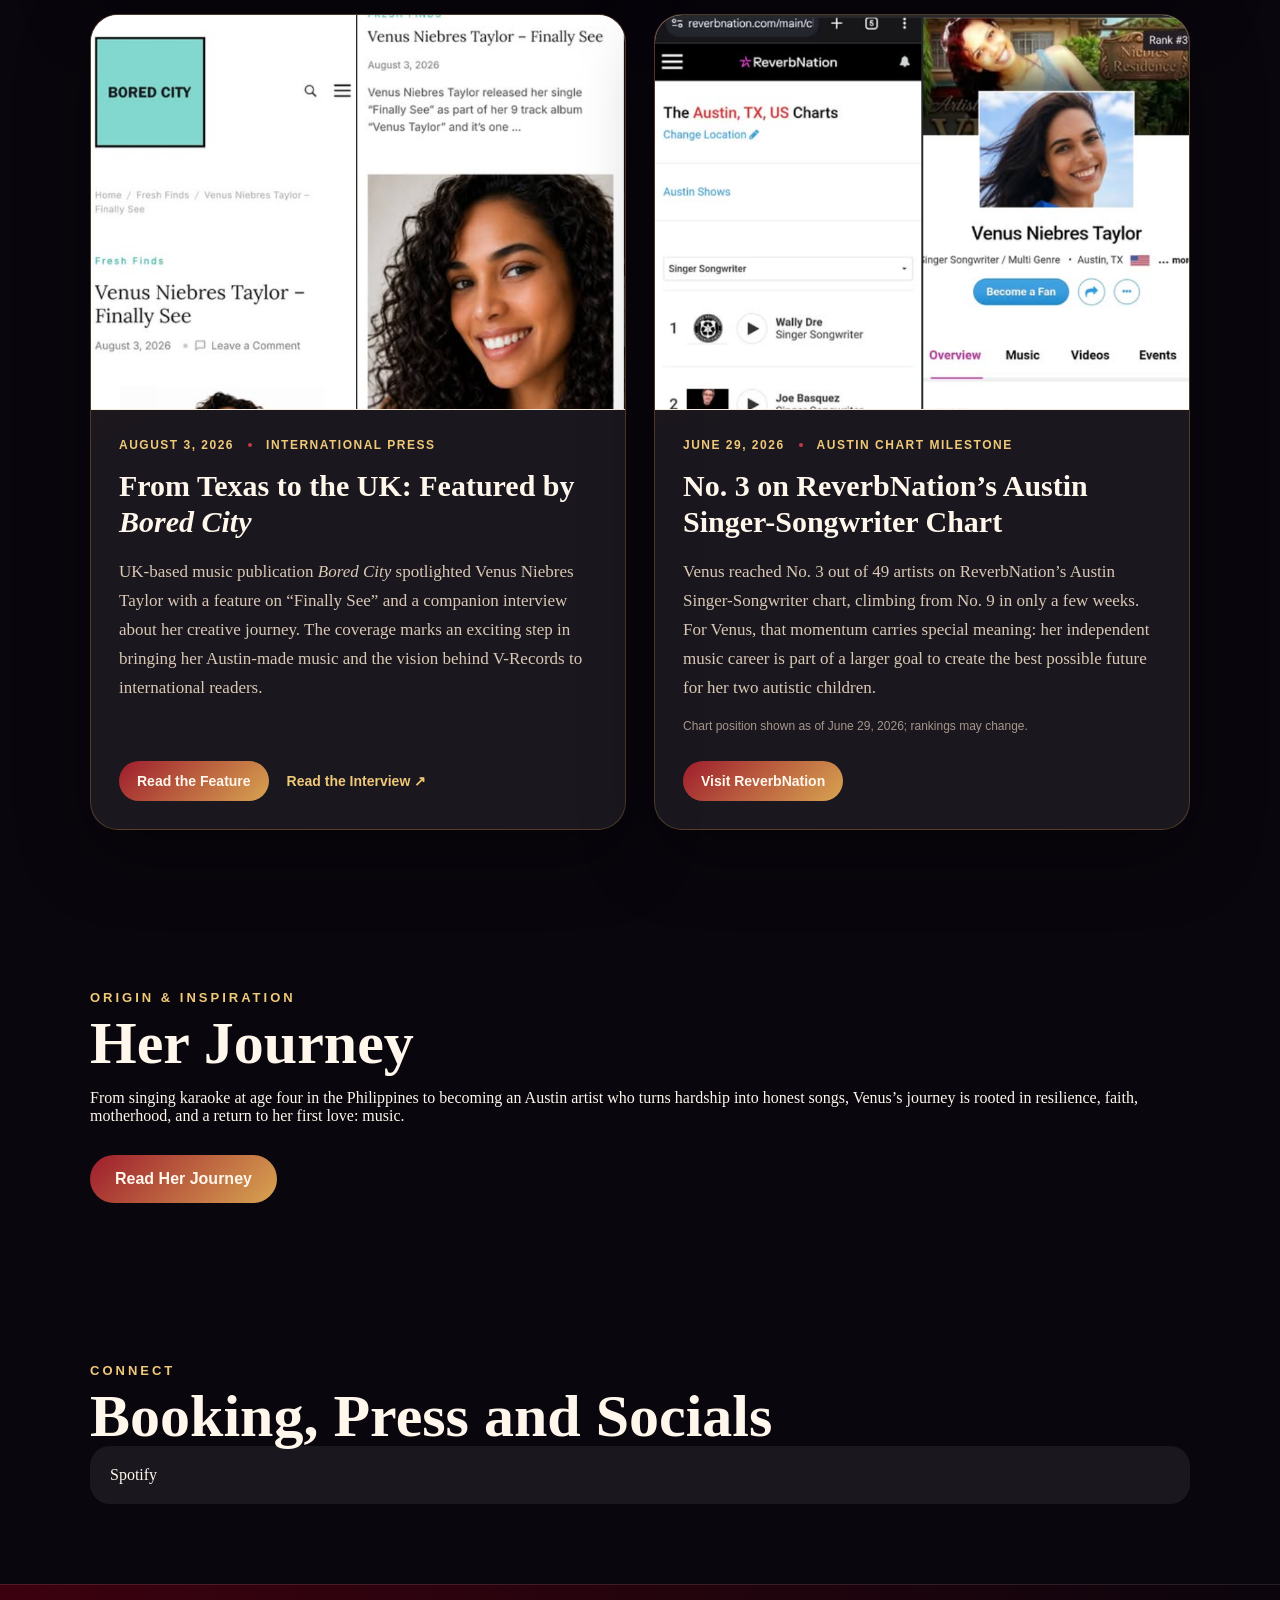
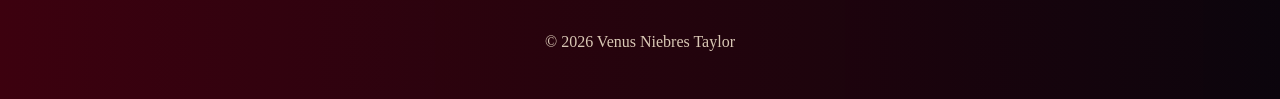
<file: public/index_old.html>
<!doctype html>
<html lang="en">
<head>
<meta charset="utf-8"/>
<meta name="viewport" content="width=device-width, initial-scale=1"/>
<meta name="referrer" content="strict-origin-when-cross-origin"/>

<!-- Meta Pixel Code -->
<script>
!function(f,b,e,v,n,t,s)
{if(f.fbq)return;n=f.fbq=function(){n.callMethod?
n.callMethod.apply(n,arguments):n.queue.push(arguments)};
if(!f._fbq)f._fbq=n;n.push=n;n.loaded=!0;n.version='2.0';
n.queue=[];t=b.createElement(e);t.async=!0;
t.src=v;s=b.getElementsByTagName(e)[0];
s.parentNode.insertBefore(t,s)}(window, document,'script',
'https://connect.facebook.net/en_US/fbevents.js');
fbq('init', '931495772953591');
fbq('track', 'PageView');
</script>
<noscript><img height="1" width="1" style="display:none"
src="https://www.facebook.com/tr?id=931495772953591&ev=PageView&noscript=1"
/></noscript>
<!-- End Meta Pixel Code -->

<title>Venus Niebres Taylor | Official Artist Site</title>

<meta name="description"
content="Official website for artist Venus Niebres Taylor.">

<link rel="stylesheet" href="styles.css"/>

<!-- Microsoft Clarity analytics -->
<script type="text/javascript">
    (function(c,l,a,r,i,t,y){
        c[a]=c[a]||function(){(c[a].q=c[a].q||[]).push(arguments)};
        t=l.createElement(r);t.async=1;t.src="https://www.clarity.ms/tag/"+i;
        y=l.getElementsByTagName(r)[0];y.parentNode.insertBefore(t,y);
    })(window, document, "clarity", "script", "ylger18y3r");
</script>

</head>

<body>

<header class="site-header">

<nav class="nav">

<a class="brand" href="#home">
Venus Niebres Taylor
</a>

<button class="nav-toggle" type="button" aria-label="Open navigation" aria-expanded="false">
<span aria-hidden="true">☰</span>
</button>

<div class="nav-links">

<a href="#music">
Music
</a>

<a href="#videos">
Videos
</a>

<a href="#highlights">
Highlights
</a>

<a href="about/">
About
</a>

<a href="journey/">
Her Journey
</a>

<a href="#contact">
Contact
</a>

</div>

</nav>

</header>



<main id="home">

<section class="hero">


<!-- LEFT SIDE -->

<div class="hero-copy">

<p class="eyebrow">
Official Artist Website
</p>

<h1>
Venus Niebres Taylor
</h1>

<p class="tagline">
Music, stories, and releases from Venus — all in one place.
</p>

<div class="hero-actions">

<a class="btn primary"
href="#music">
Listen Now
</a>

<a class="btn secondary"
href="#videos">
Watch Videos
</a>

</div>

</div>



<!-- RIGHT SIDE -->

<div class="hero-card">

<img
src="assets/venus-resized-full.jpg"
alt="Venus Niebres Taylor"
class="artist-photo">

</div>


</section>



<section id="music" class="section">

<div class="section-heading">

<p class="eyebrow">
Featured Video
</p>

<h2>
Watch “Kahit Bawal” on YouTube
</h2>

</div>

<div id="spotify-grid"></div>

<div class="follow-actions" aria-label="Follow Venus Niebres Taylor">
<a class="btn youtube-subscribe" href="https://www.youtube.com/@venusniebrestaylortv?sub_confirmation=1" target="_blank" rel="noopener noreferrer">Subscribe on YouTube</a>
<p>On YouTube, confirm Subscribe, then tap the bell and choose All to get notifications.</p>
</div>

</section>

<section id="spotify" class="section spotify-section" aria-labelledby="spotify-title">

<div class="section-heading">
<p class="eyebrow">More Music</p>
<h2 id="spotify-title">Listen to Venus on Spotify</h2>
<p class="section-intro">Explore her top songs and play previews right here.</p>
</div>

<div class="spotify-artist-card">
<iframe title="Venus Niebres Taylor top songs on Spotify" src="https://open.spotify.com/embed/artist/5fOmvEI1sSuV0SXDN4XdDH" width="100%" height="352" frameborder="0" allow="autoplay; clipboard-write; encrypted-media; fullscreen; picture-in-picture" loading="lazy"></iframe>
<a class="btn spotify-follow" href="https://open.spotify.com/artist/5fOmvEI1sSuV0SXDN4XdDH" target="_blank" rel="noopener noreferrer">Follow Venus on Spotify</a>
</div>

</section>



<section id="videos" class="section">

<div class="section-heading">

<p class="eyebrow">
Videos
</p>

<h2>
Music Videos
</h2>

</div>

<div id="video-grid"></div>

</section>



<section id="highlights" class="section highlights-section" aria-labelledby="highlights-title">

<div class="section-heading highlights-heading">

<p class="eyebrow">
Milestones &amp; Press
</p>

<h2 id="highlights-title">
Recent Highlights
</h2>

<p class="section-intro">
From Austin chart momentum to international music coverage, Venus is building a wider audience one release at a time.
</p>

</div>

<div class="highlight-grid">

<article class="highlight-card">

<div class="highlight-media">
<img
src="assets/highlight-anr-factory-v2.png"
alt="A&amp;R Factory article featuring Venus Niebres Taylor and Philippines Cha Cha"
loading="lazy">
</div>

<div class="highlight-content">

<p class="highlight-meta">
<time datetime="2026-09-06">September 6, 2026</time>
<span>International Press</span>
</p>

<h3>
East-West Pop Heat: <cite>A&amp;R Factory</cite> Reviews “Philippines Cha Cha”
</h3>

<p>
<cite>A&amp;R Factory</cite> praised “Philippines Cha Cha” for bringing Filipino roots, Latin rhythm, and contemporary pop energy together on the dance floor. The review also spotlighted Venus’s multilingual sound, independent production, and Texas-raised, Philippines-born perspective.
</p>

<div class="highlight-links">
<a class="btn primary" href="https://www.anrfactory.com/venus-niebres-taylor-brought-east-west-pop-heat-to-the-dancefloor-with-philippines-cha-cha/" target="_blank" rel="noopener noreferrer">
Read the Review
</a>
</div>

</div>

</article>

<article class="highlight-card">

<div class="highlight-media">
<img
src="assets/highlight-indie-boulevard.png"
alt="Indie Boulevard Magazine interview featuring Venus Niebres Taylor"
loading="lazy">
</div>

<div class="highlight-content">

<p class="highlight-meta">
<time datetime="2026-09-01">September 1, 2026</time>
<span>Interview &amp; Review</span>
</p>

<h3>
<cite>Indie Boulevard</cite> Spotlights Venus’s Multilingual Pop World
</h3>

<p>
<cite>Indie Boulevard Magazine</cite> featured Venus in an in-depth interview about how rhythm guides her choice between English, Tagalog, and Spanish, then reviewed “Falling For A Latino Love” as a joyful, dance-driven extension of summer.
</p>

<div class="highlight-links">
<a class="btn primary" href="https://indieboulevard.com/2026/09/01/september-can-wait-venus-niebres-taylor-keeps-summer-moving-on-new-single-falling-for-a-latino-love/" target="_blank" rel="noopener noreferrer">
Read the Review
</a>
<a class="text-link" href="https://indieboulevard.com/2026/08/31/the-beat-usually-makes-the-decision-for-me-how-venus-niebres-taylor-chooses-the-language-of-a-song/" target="_blank" rel="noopener noreferrer">
Read the Interview <span aria-hidden="true">↗</span>
</a>
</div>

</div>

</article>

<article class="highlight-card">

<div class="highlight-media">
<img
src="assets/highlight-bored-city.png"
alt="Bored City feature and interview pages about Venus Niebres Taylor"
loading="lazy">
</div>

<div class="highlight-content">

<p class="highlight-meta">
<time datetime="2026-08-03">August 3, 2026</time>
<span>International Press</span>
</p>

<h3>
From Texas to the UK: Featured by <cite>Bored City</cite>
</h3>

<p>
UK-based music publication <cite>Bored City</cite> spotlighted Venus Niebres Taylor with a feature on “Finally See” and a companion interview about her creative journey. The coverage marks an exciting step in bringing her Austin-made music and the vision behind V-Records to international readers.
</p>

<div class="highlight-links">
<a class="btn primary" href="https://boredcity.co/venus-niebres-taylor-finally-see/" target="_blank" rel="noopener noreferrer">
Read the Feature
</a>
<a class="text-link" href="https://boredcity.co/interview-with-venus-niebres-taylor/" target="_blank" rel="noopener noreferrer">
Read the Interview <span aria-hidden="true">↗</span>
</a>
</div>

</div>

</article>

<article class="highlight-card">

<div class="highlight-media">
<img
src="assets/highlight-reverbnation-top-3.png"
alt="ReverbNation Austin Singer-Songwriter chart showing Venus Niebres Taylor ranked number three"
loading="lazy">
</div>

<div class="highlight-content">

<p class="highlight-meta">
<time datetime="2026-06-29">June 29, 2026</time>
<span>Austin Chart Milestone</span>
</p>

<h3>
No. 3 on ReverbNation’s Austin Singer-Songwriter Chart
</h3>

<p>
Venus reached No. 3 out of 49 artists on ReverbNation’s Austin Singer-Songwriter chart, climbing from No. 9 in only a few weeks. For Venus, that momentum carries special meaning: her independent music career is part of a larger goal to create the best possible future for her two autistic children.
</p>

<p class="highlight-note">
Chart position shown as of June 29, 2026; rankings may change.
</p>

<div class="highlight-links">
<a class="btn primary" href="https://www.reverbnation.com/venusniebrestaylor" target="_blank" rel="noopener noreferrer">
Visit ReverbNation
</a>
</div>

</div>

</article>

</div>

</section>



<section id="journey" class="section">

<div class="section-heading">

<p class="eyebrow">
Origin &amp; Inspiration
</p>

<h2>
Her Journey
</h2>

</div>

<p>
From singing karaoke at age four in the Philippines to becoming an Austin artist who turns
hardship into honest songs, Venus’s journey is rooted in resilience, faith, motherhood, and a
return to her first love: music.
</p>

<div class="hero-actions">
<a class="btn primary" href="journey/">
Read Her Journey
</a>
</div>

</section>



<section id="contact"
class="section">

<div class="section-heading">

<p class="eyebrow">
Connect
</p>

<h2>
Booking, Press and Socials
</h2>

</div>

<div class="contact-grid">

<a href="https://linktr.ee/venusniebrestaylor"
target="_blank">
Spotify
</a>

</div>

</section>

</main>



<footer class="footer">

<p>
© <span id="year"></span>
Venus Niebres Taylor
</p>

</footer>

<script src="config-youtube-v2.js"></script>
<script src="main-youtube-v2.js"></script>
<script>
// Ad links can use ?autoplay=1, ?play=kahit-bawal, ?video=kahit-bawal,
// ?watch=kahit-bawal, or #kahit-bawal.
(function () {
  const params = new URLSearchParams(window.location.search);
  const truthy = (value) => /^(1|true|yes|kahit[-_ ]?bawal)$/i.test(value || '');
  const fromAdLink = ['autoplay', 'play', 'video', 'watch', 'kahitbawal', 'kahit-bawal']
    .some((key) => truthy(params.get(key))) ||
    /^#(?:kahit[-_]?bawal|watch-kahit-bawal)$/i.test(window.location.hash);
  if (!fromAdLink) return;

  const player = document.querySelector('#spotify-grid .featured-song-player');
  if (!player) return;

  // Browser autoplay policies generally require muted playback until the viewer unmutes.
  const playerUrl = new URL(player.getAttribute('src'), window.location.href);
  playerUrl.searchParams.set('autoplay', '1');
  playerUrl.searchParams.set('mute', '1');
  playerUrl.searchParams.set('playsinline', '1');
  player.setAttribute('loading', 'eager');
  player.src = playerUrl.toString();

  requestAnimationFrame(() => {
    player.scrollIntoView({ behavior: 'instant', block: 'center' });
  });
})();
</script>

</body>
</html>
</file>
<file: public/styles.css>
:root{
--bg:#09060d;
--bg2:#120814;
--card:rgba(255,255,255,.07);
--line:rgba(255,255,255,.14);
--text:#fff7ec;
--muted:#d9c8b5;
--gold:#d8a451;
--gold2:#f0c978;
--red:#9e1d2d;
--rose:#c13b48;
}

*{
box-sizing:border-box;
}

html{
scroll-behavior:smooth;
}

body{
margin:0;
font-family:Georgia,"Times New Roman",serif;
background:
radial-gradient(circle at top left,rgba(120,0,25,.42),transparent 32%),
radial-gradient(circle at top right,rgba(216,164,81,.12),transparent 30%),
var(--bg);
color:var(--text);
}

a{
text-decoration:none;
color:inherit;
}

.site-header{
padding:18px 0;
border-bottom:1px solid var(--line);
background:rgba(0,0,0,.5);
backdrop-filter:blur(10px);
position:sticky;
top:0;
z-index:20;
}

.nav{
display:flex;
justify-content:space-between;
align-items:center;
width:min(1120px,92%);
margin:auto;
gap:24px;
}

.brand{
font-weight:bold;
letter-spacing:.5px;
}

.logo-brand{
display:flex;
flex-direction:column;
line-height:.8;
}

.brand-main{
font-size:28px;
letter-spacing:4px;
color:var(--gold2);
}

.brand-script{
font-size:20px;
font-style:italic;
color:var(--rose);
margin-left:24px;
}

.nav-toggle{
display:none;
border:1px solid var(--line);
border-radius:10px;
background:rgba(255,255,255,.06);
color:var(--text);
font-size:24px;
line-height:1;
padding:8px 11px;
cursor:pointer;
}

.nav-links{
display:flex;
gap:34px;
align-items:center;
text-transform:uppercase;
letter-spacing:2px;
font-size:14px;
}

.nav-links a{
position:relative;
padding:10px 0;
}

.nav-links a.active,
.nav-links a:hover{
color:var(--gold2);
}

.nav-links a.active::after,
.nav-links a:hover::after{
content:"";
position:absolute;
left:0;
right:0;
bottom:-4px;
height:2px;
background:var(--gold);
}

.hero{
display:grid;
grid-template-columns:1fr 420px;
gap:50px;
width:min(1100px,95%);
margin:auto;
padding:60px 0;
align-items:center;
}

h1{
font-size:86px;
margin:0 0 25px;
line-height:.95;
}

.tagline{
font-size:28px;
color:var(--muted);
}

.hero-actions{
margin-top:30px;
display:flex;
gap:15px;
}

.btn{
padding:15px 25px;
border-radius:999px;
font-weight:bold;
font-family:Arial,sans-serif;
}

.primary{
background:linear-gradient(135deg,var(--red),var(--gold));
}

.secondary{
background:rgba(255,255,255,.08);
}

.hero-card{
width:360px;
max-width:360px;
padding:20px;
background:var(--card);
border-radius:30px;
border:1px solid var(--line);
text-align:center;
overflow:hidden;
}

.hero-card img,
.artist-photo{
width:320px;
max-width:320px;
height:auto;
display:block;
margin:0 auto;
object-fit:contain;
border-radius:20px;
box-shadow:0 15px 50px rgba(0,0,0,.5);
}

.section{
width:min(1100px,95%);
margin:auto;
padding:80px 0;
}

.section-heading h2{
font-size:clamp(38px,5vw,60px);
line-height:1;
margin:8px 0 0;
}

.eyebrow{
margin:0;
color:var(--gold2);
font-family:Arial,sans-serif;
font-size:13px;
font-weight:700;
letter-spacing:3px;
text-transform:uppercase;
}

.section-intro{
max-width:720px;
margin:20px 0 0;
color:var(--muted);
font-size:20px;
line-height:1.65;
}

.contact-grid{
display:grid;
grid-template-columns:1fr;
gap:15px;
}

.contact-grid a{
padding:20px;
border-radius:20px;
background:var(--card);
}


/* ===== VIDEO SECTION ===== */

#spotify-grid,
#video-grid{
  display:grid;
  grid-template-columns:1fr;
  gap:24px;
}

.embed-card,
.video-card{
  padding:22px;
  border-radius:28px;
  background:var(--card);
  border:1px solid var(--line);
  box-shadow:0 20px 60px rgba(0,0,0,.35);
}

.embed-card h3,
.video-card h3{
  margin:18px 0 0;
  color:var(--gold2);
  font-size:24px;
}

.spotify-feature{
  display:grid;
  grid-template-columns:minmax(240px,360px) 1fr;
  gap:36px;
  align-items:center;
}

.spotify-feature-art{
  display:block;
  width:100%;
  height:auto;
  border-radius:20px;
  border:1px solid rgba(216,164,81,.35);
  box-shadow:0 18px 45px rgba(0,0,0,.45);
}

.feature-art-link{
  position:relative;
  display:block;
  width:100%;
  max-width:460px;
  margin:0 auto;
  padding:0;
  border:0;
  background:transparent;
  color:inherit;
  font:inherit;
  border-radius:20px;
  cursor:pointer;
  text-decoration:none;
}

.feature-art-link .spotify-feature-art{
  margin:0;
  max-width:none;
}

.feature-art-play{
  position:absolute;
  left:50%;
  bottom:24px;
  transform:translateX(-50%);
  padding:12px 22px;
  border-radius:999px;
  background:#ff0000;
  color:#fff;
  font-size:18px;
  font-weight:800;
  line-height:1;
  white-space:nowrap;
  box-shadow:0 8px 24px rgba(0,0,0,.55);
  transition:transform .18s ease, filter .18s ease;
}

.feature-art-link:hover .feature-art-play{
  transform:translateX(-50%) scale(1.05);
  filter:brightness(1.08);
}

.feature-art-link:focus-visible{
  outline:3px solid var(--gold2);
  outline-offset:5px;
}

.spotify-feature-player h3{
  margin:8px 0 22px;
  font-size:clamp(34px,5vw,54px);
}

.spotify-feature-player iframe{
  display:block;
}

.spotify-feature-player .youtube-watch-link{
  display:inline-block;
  margin-top:16px;
}

.video-frame{
  position:relative;
  width:100%;
  aspect-ratio:16 / 9;
  overflow:hidden;
  border-radius:22px;
  background:#000;
  border:1px solid rgba(216,164,81,.28);
}

.video-frame iframe,
.video-frame video{
  position:absolute;
  inset:0;
  width:100%;
  height:100%;
  border:0;
}

.local-video-frame video{
  object-fit:contain;
  background:#000;
}

.video-description{
  margin:10px 0 0;
  color:var(--muted);
  line-height:1.6;
}

.youtube-watch-link{
  display:inline-flex;
  margin-top:14px;
  padding:11px 16px;
  border-radius:999px;
  background:#ff0000;
  color:#fff;
  font-weight:700;
  text-decoration:none;
}

.youtube-watch-link:hover{
  transform:translateY(-1px);
  filter:brightness(1.08);
}

.video-placeholder{
  min-height:220px;
  display:grid;
  place-items:center;
  border-radius:22px;
  background:rgba(0,0,0,.45);
  border:1px solid rgba(216,164,81,.28);
  color:var(--gold2);
  text-transform:uppercase;
  letter-spacing:3px;
}

/* ===== RECENT HIGHLIGHTS ===== */

.highlights-section{
scroll-margin-top:92px;
}

.highlights-heading{
margin-bottom:34px;
}

.highlight-grid{
display:grid;
grid-template-columns:repeat(2,minmax(0,1fr));
gap:28px;
}

.highlight-card{
display:flex;
flex-direction:column;
overflow:hidden;
border:1px solid rgba(216,164,81,.26);
border-radius:28px;
background:
linear-gradient(155deg,rgba(158,29,45,.18),transparent 42%),
var(--card);
box-shadow:0 24px 70px rgba(0,0,0,.34);
}

.highlight-media{
aspect-ratio:1.35 / 1;
overflow:hidden;
background:#fff;
border-bottom:1px solid rgba(216,164,81,.22);
}

.highlight-media img{
display:block;
width:100%;
height:100%;
object-fit:cover;
object-position:center top;
}

.highlight-content{
display:flex;
flex:1;
flex-direction:column;
padding:28px;
}

.highlight-meta{
display:flex;
flex-wrap:wrap;
gap:8px 14px;
align-items:center;
margin:0 0 16px;
color:var(--gold2);
font-family:Arial,sans-serif;
font-size:12px;
font-weight:700;
letter-spacing:1.5px;
text-transform:uppercase;
}

.highlight-meta span{
display:inline-flex;
align-items:center;
gap:14px;
}

.highlight-meta span::before{
content:"";
width:4px;
height:4px;
border-radius:50%;
background:var(--rose);
}

.highlight-content h3{
margin:0;
color:var(--text);
font-size:30px;
line-height:1.2;
}

.highlight-content cite{
font-style:italic;
}

.highlight-content > p:not(.highlight-meta):not(.highlight-note){
margin:18px 0 0;
color:var(--muted);
font-size:17px;
line-height:1.7;
}

.highlight-note{
margin:14px 0 0;
color:rgba(217,200,181,.72);
font-family:Arial,sans-serif;
font-size:12px;
line-height:1.5;
}

.highlight-links{
display:flex;
flex-wrap:wrap;
gap:14px 18px;
align-items:center;
margin-top:auto;
padding-top:26px;
}

.highlight-links .btn{
padding:12px 18px;
font-size:14px;
}

.text-link{
color:var(--gold2);
font-family:Arial,sans-serif;
font-size:14px;
font-weight:700;
}

.text-link:hover,
.text-link:focus-visible{
text-decoration:underline;
text-underline-offset:5px;
}

.footer{
border-top:1px solid rgba(255,255,255,.1);
background:linear-gradient(90deg,rgba(70,0,15,.85),rgba(12,5,12,.95));
padding:32px 5%;
text-align:center;
color:var(--muted);
}

/* ===== ABOUT PAGE PROFESSIONAL LAYOUT ===== */

.about-body{
background:
linear-gradient(180deg,rgba(0,0,0,.35),rgba(0,0,0,.92)),
radial-gradient(circle at 15% 12%,rgba(150,0,35,.55),transparent 35%),
radial-gradient(circle at 85% 15%,rgba(216,164,81,.15),transparent 35%),
#050505;
}

.about-header{
background:#030303;
}

.about-landing{
min-height:560px;
display:grid;
grid-template-columns:1.05fr .95fr;
align-items:center;
gap:30px;
width:100%;
padding:70px max(6vw,40px);
background:
linear-gradient(90deg,rgba(90,0,24,.85) 0%,rgba(45,0,15,.72) 44%,rgba(0,0,0,.2) 100%),
radial-gradient(circle at 65% 45%,rgba(216,164,81,.16),transparent 36%);
overflow:hidden;
}

.about-landing-copy{
max-width:620px;
text-align:center;
}

.about-kicker{
font-size:20px;
letter-spacing:4px;
text-transform:uppercase;
color:var(--gold2);
display:flex;
align-items:center;
justify-content:center;
gap:16px;
margin:0 0 26px;
}

.about-kicker::before,
.about-kicker::after{
content:"";
display:block;
height:1px;
width:110px;
background:linear-gradient(90deg,transparent,var(--gold));
}

.about-kicker::after{
background:linear-gradient(90deg,var(--gold),transparent);
}

.about-landing h1{
font-size:82px;
line-height:.9;
margin:0;
color:var(--gold2);
text-transform:uppercase;
letter-spacing:4px;
text-shadow:0 10px 30px rgba(0,0,0,.55);
}

.about-landing h1 span{
display:block;
font-size:110px;
}

.ornament{
width:260px;
height:1px;
background:linear-gradient(90deg,transparent,var(--gold),transparent);
margin:34px auto;
position:relative;
}

.ornament::after{
content:"✦";
position:absolute;
left:50%;
top:50%;
transform:translate(-50%,-50%);
color:var(--gold);
background:#35000f;
padding:0 14px;
}

.about-role{
font-size:22px;
line-height:1.7;
text-transform:uppercase;
letter-spacing:4px;
color:var(--gold2);
margin:0;
}

.about-landing-image{
display:flex;
justify-content:center;
align-items:center;
}

.about-landing-image img{
width:min(450px,90vw);
height:auto;
display:block;
border-radius:0;
box-shadow:0 35px 90px rgba(0,0,0,.72);
border:1px solid rgba(216,164,81,.25);
}

.about-intro{
padding:48px 20px 20px;
text-align:center;
background:#030303;
}

.about-intro h2{
font-size:32px;
line-height:1.3;
color:var(--gold2);
font-weight:400;
margin:0 auto;
max-width:900px;
}

.about-bio{
width:min(980px,92%);
margin:0 auto 70px;
padding:30px 0 10px;
}

.bio-row{
display:grid;
grid-template-columns:90px 1fr;
gap:26px;
align-items:start;
padding:28px 0;
}

.bio-icon{
font-size:42px;
line-height:1;
color:var(--gold);
text-align:center;
padding-top:8px;
border-right:1px solid rgba(216,164,81,.55);
min-height:100%;
}

.bio-row p{
font-size:18px;
line-height:1.85;
margin:0;
color:#e8d5bd;
text-shadow:0 1px 10px rgba(0,0,0,.35);
}

.bio-row em{
color:#fff2d6;
}

.about-footer{
display:grid;
grid-template-columns:1fr auto 1fr;
align-items:center;
gap:20px;
}

.footer-brand{
display:flex;
flex-direction:column;
align-items:flex-start;
gap:4px;
text-transform:uppercase;
letter-spacing:2px;
color:var(--gold2);
font-size:13px;
}

.footer-v{
width:58px;
height:58px;
border:1px solid var(--gold);
border-radius:50%;
display:grid;
place-items:center;
font-size:34px;
font-weight:bold;
}

.footer-links{
display:flex;
gap:28px;
text-transform:uppercase;
letter-spacing:2px;
font-size:13px;
color:var(--gold2);
}

.about-footer p{
justify-self:end;
margin:0;
font-size:13px;
}

@media(max-width:900px){

.spotify-feature{
grid-template-columns:1fr;
gap:24px;
}

.spotify-feature-art{
max-width:460px;
margin:auto;
}

.nav{
align-items:center;
flex-wrap:wrap;
}

.nav-toggle{
display:block;
}

.nav-links{
display:none;
width:100%;
gap:0;
font-size:13px;
flex-direction:column;
align-items:stretch;
padding:8px 0 2px;
}

.nav-links.open{
display:flex;
}

.nav-links a{
padding:13px 0;
}

.nav-links a.active::after,
.nav-links a:hover::after{
bottom:4px;
}

.hero{
grid-template-columns:1fr;
}

h1{
font-size:56px;
}

.highlight-grid{
grid-template-columns:1fr;
}

.highlight-media{
aspect-ratio:1.5 / 1;
}

.about-landing{
grid-template-columns:1fr;
padding:42px 22px;
}

.about-landing h1{
font-size:48px;
}

.about-landing h1 span{
font-size:64px;
}

.about-role{
font-size:16px;
}

.about-intro h2{
font-size:26px;
}

.bio-row{
grid-template-columns:1fr;
gap:12px;
}

.bio-icon{
border-right:0;
border-bottom:1px solid rgba(216,164,81,.55);
padding-bottom:16px;
}

.about-footer{
grid-template-columns:1fr;
text-align:center;
}

.footer-brand,
.about-footer p{
justify-self:center;
align-items:center;
}

}

@media(max-width:560px){

.hero{
padding:42px 0;
}

h1{
font-size:46px;
}

.tagline{
font-size:22px;
}

.hero-card{
width:100%;
max-width:360px;
padding:14px;
}

.hero-card img,
.artist-photo{
width:100%;
}

.section{
padding:64px 0;
}

.highlight-media{
aspect-ratio:1.16 / 1;
}

.highlight-content{
padding:22px;
}

.highlight-content h3{
font-size:26px;
}

.highlight-links{
align-items:stretch;
flex-direction:column;
}

.highlight-links .btn,
.highlight-links .text-link{
text-align:center;
}

}
</file>
